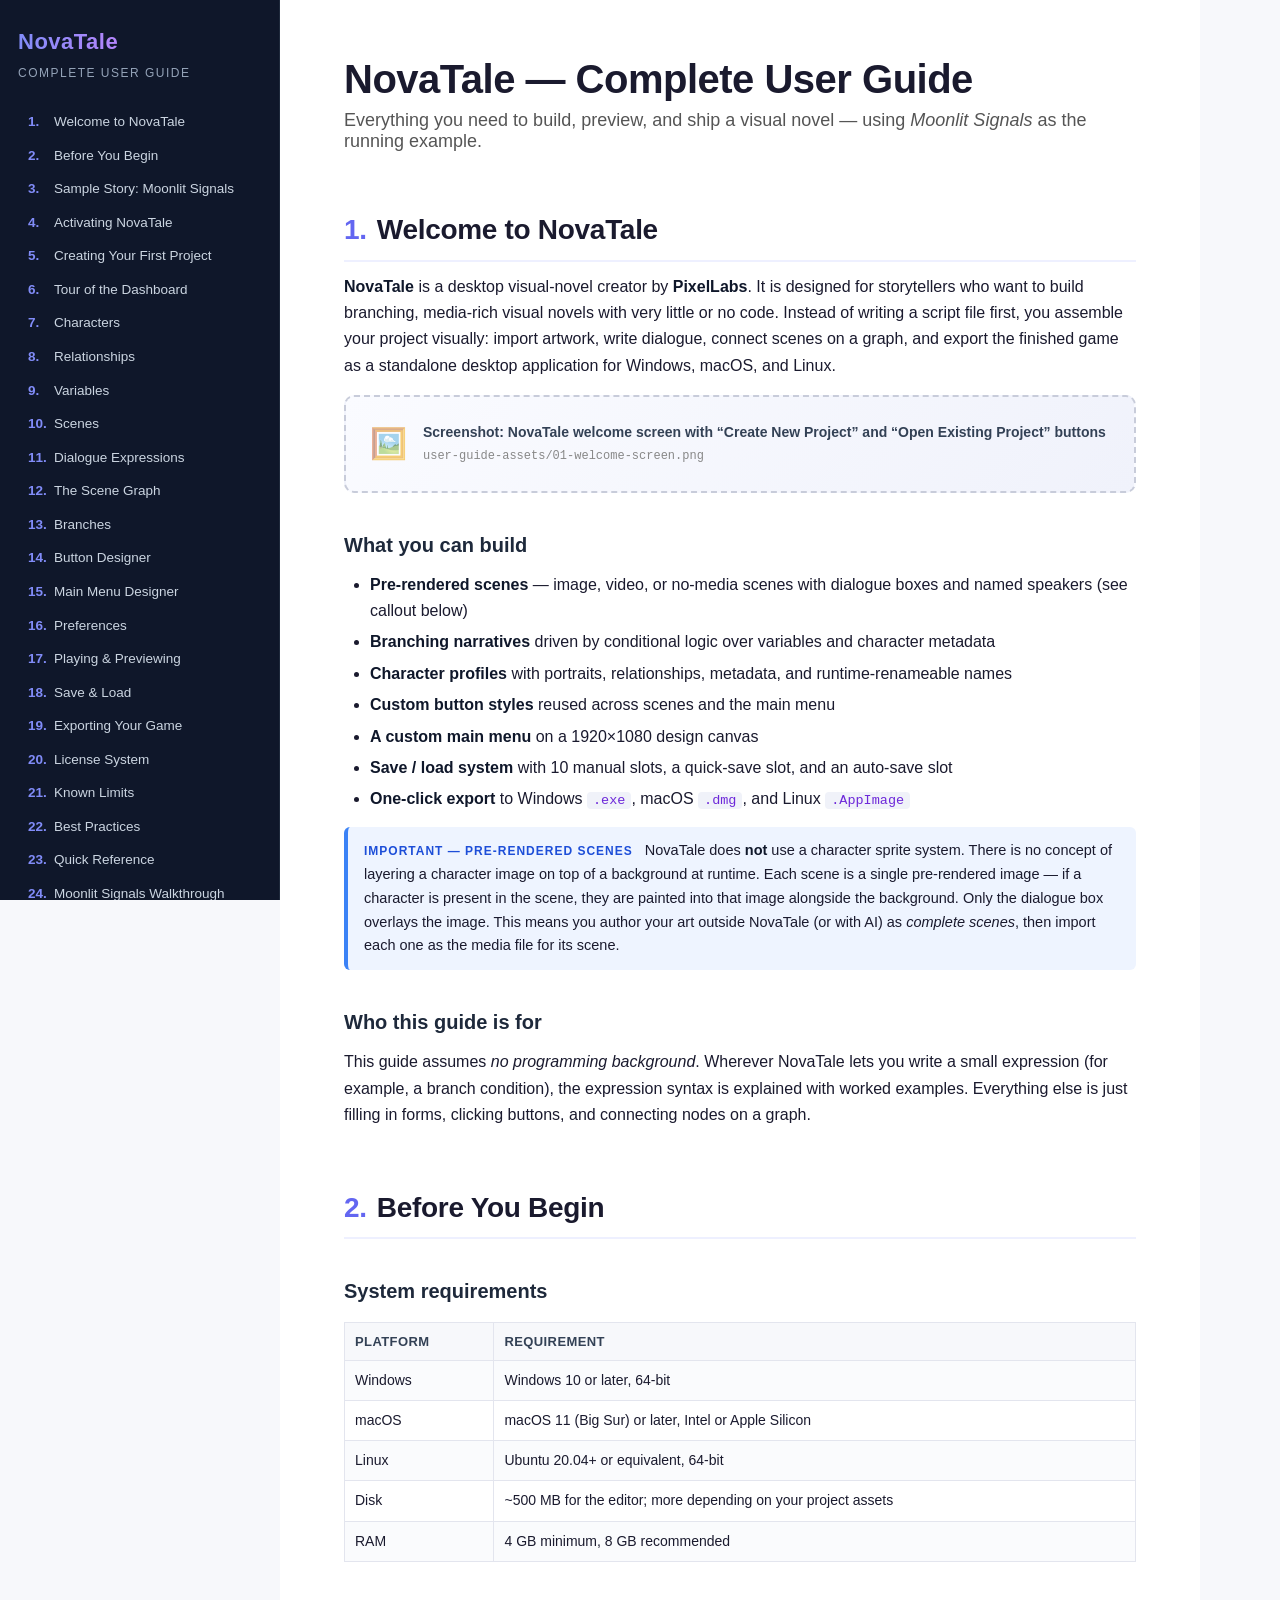
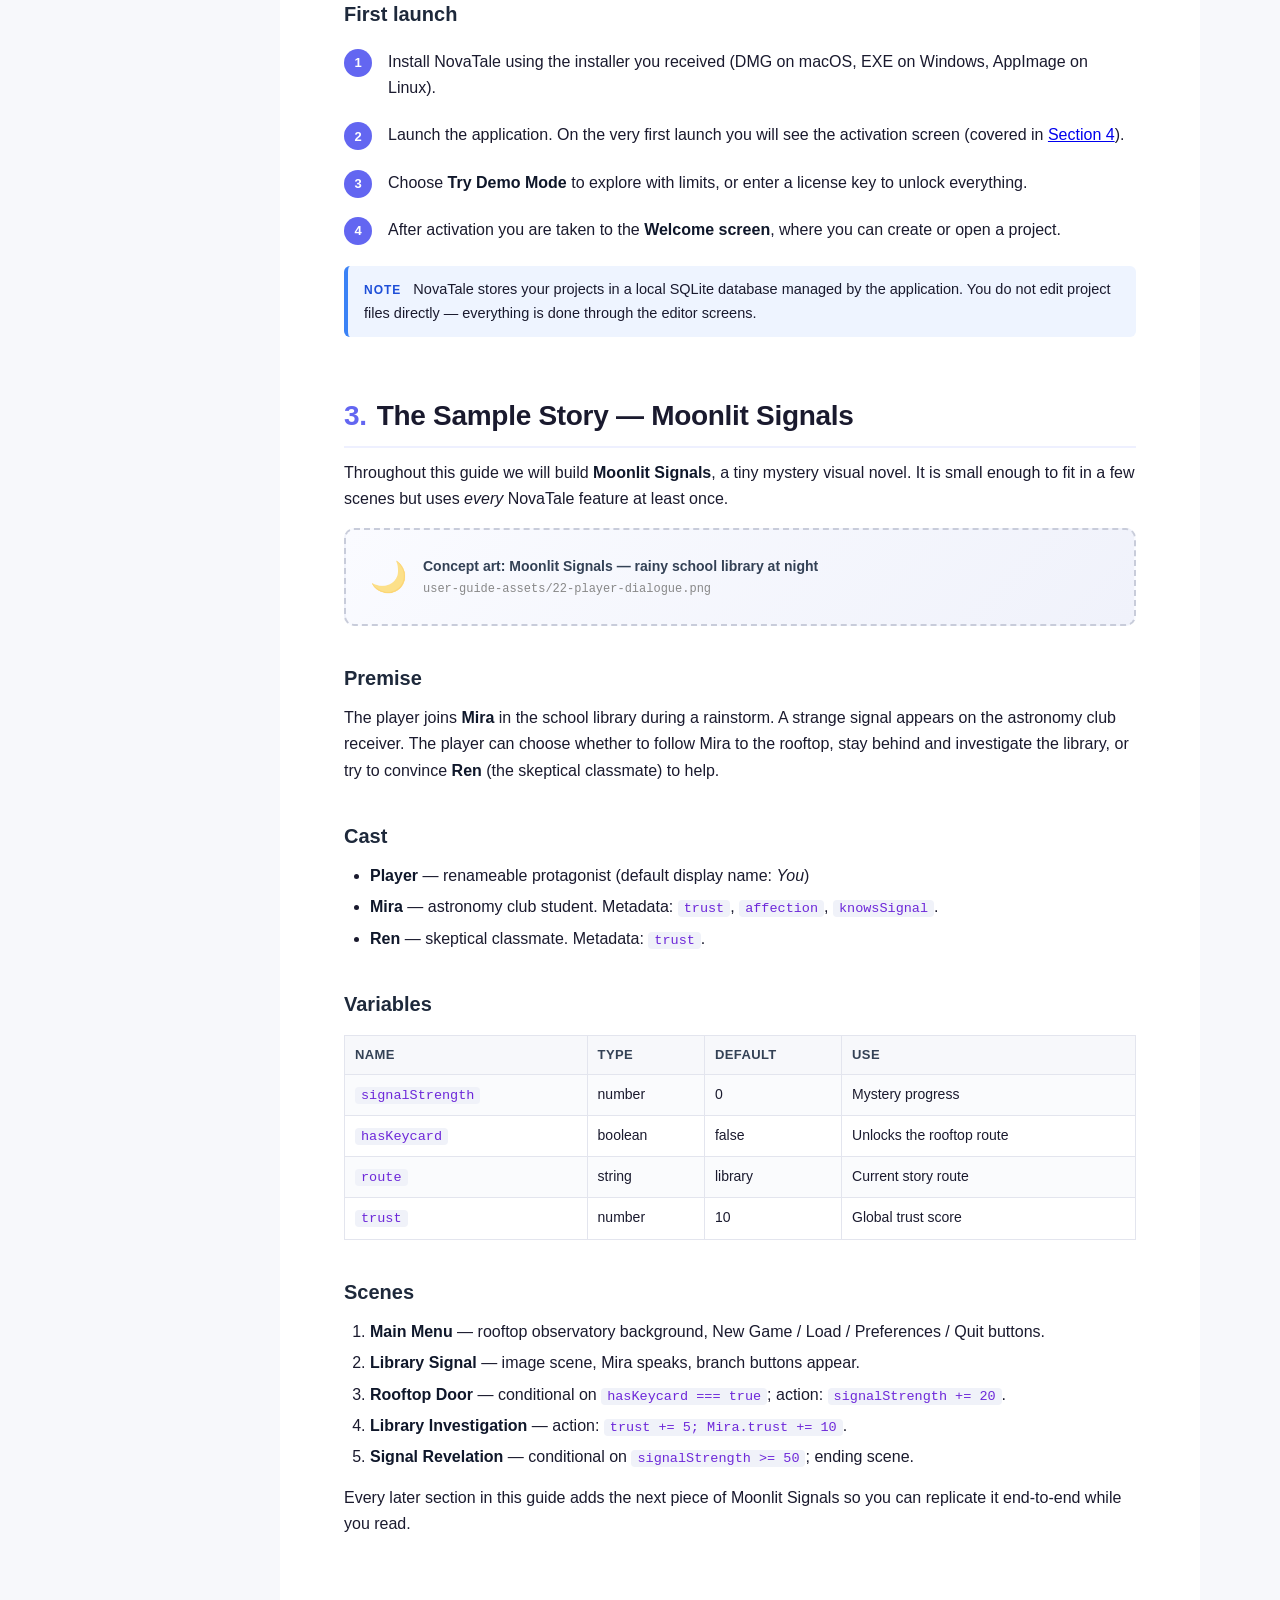
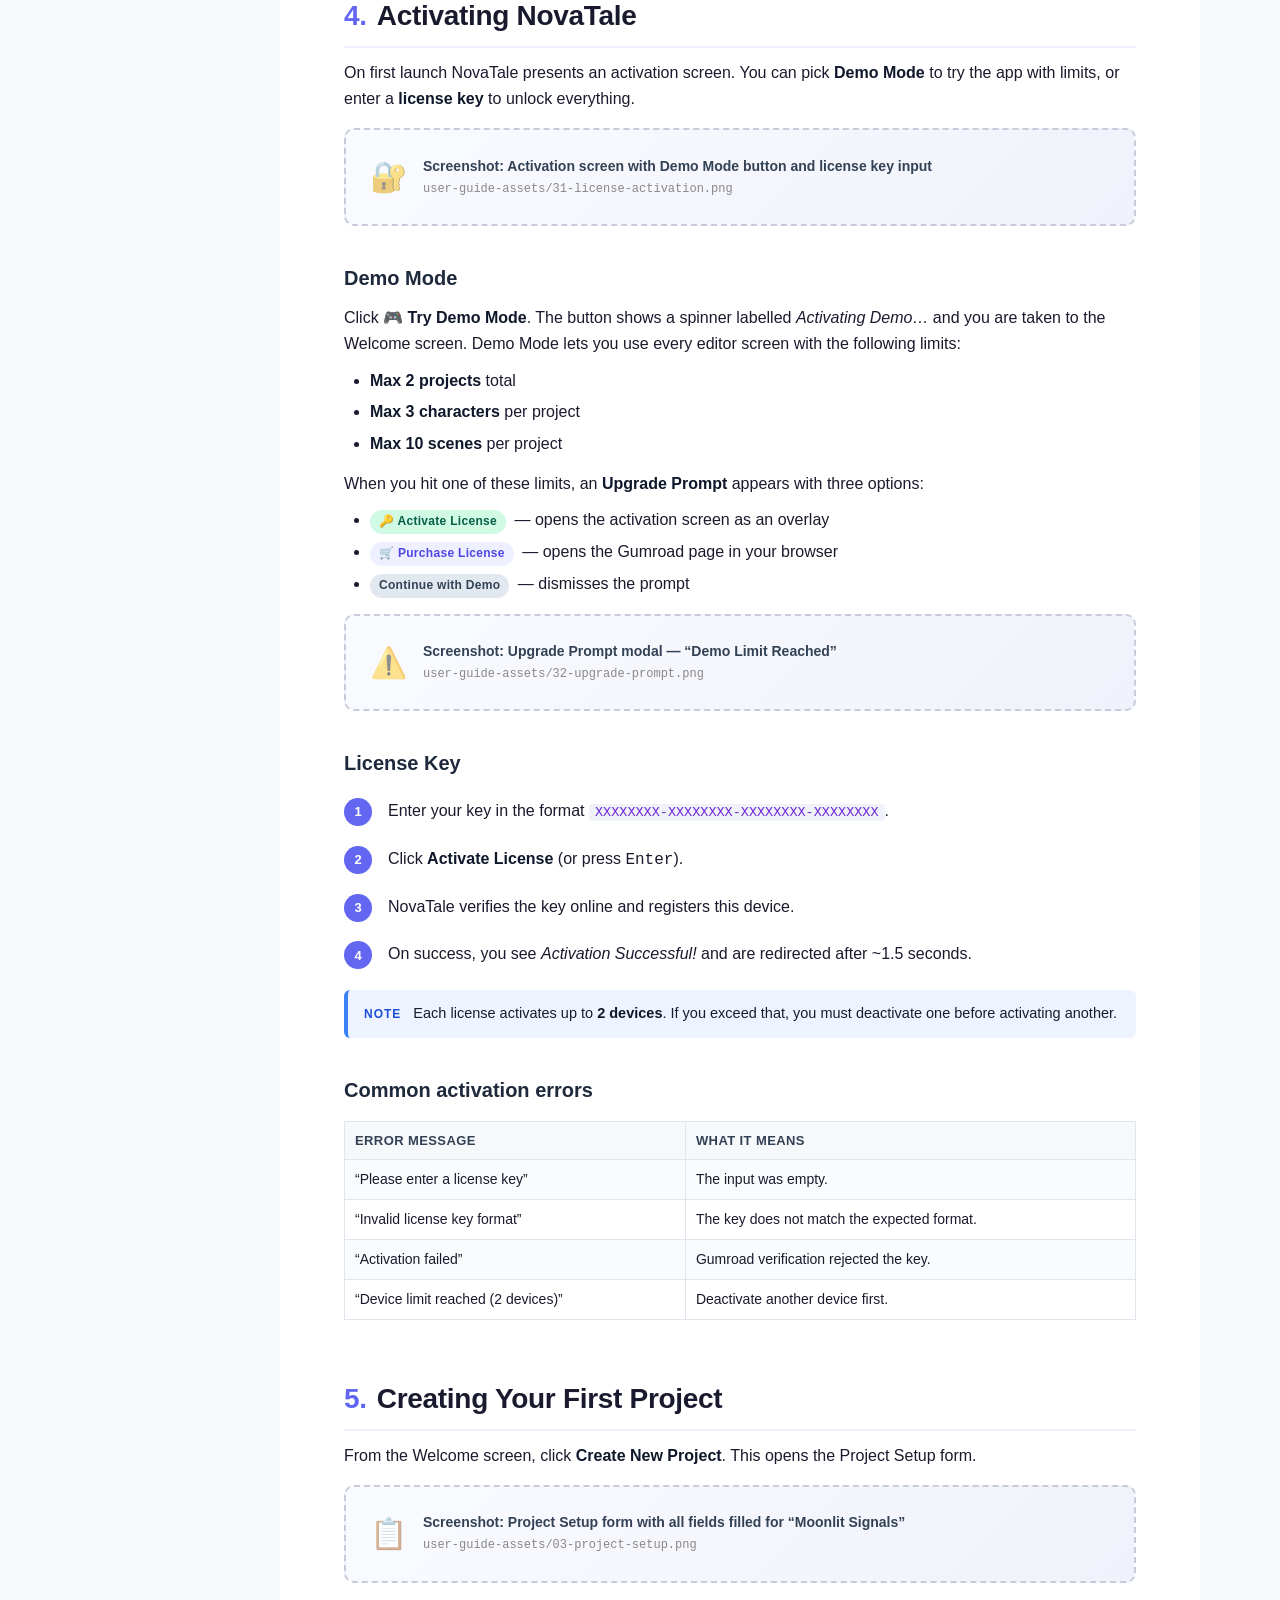
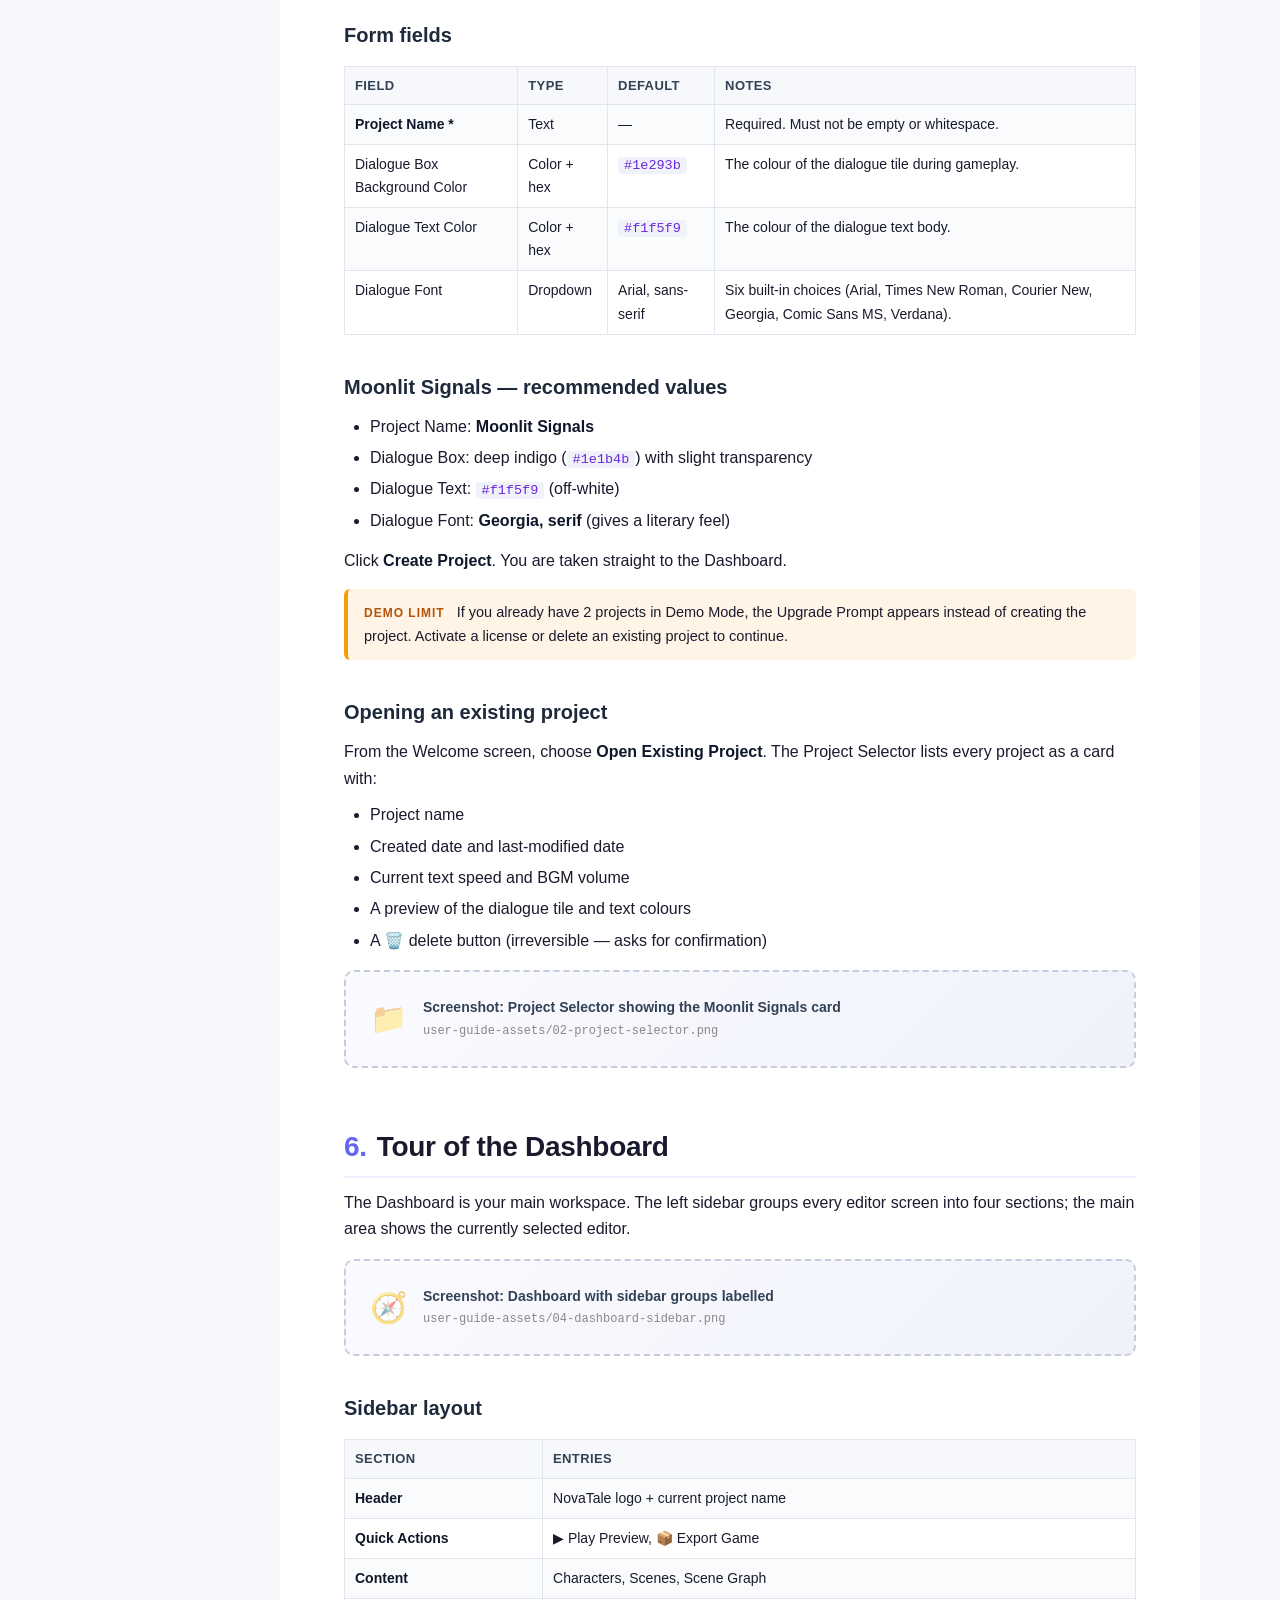
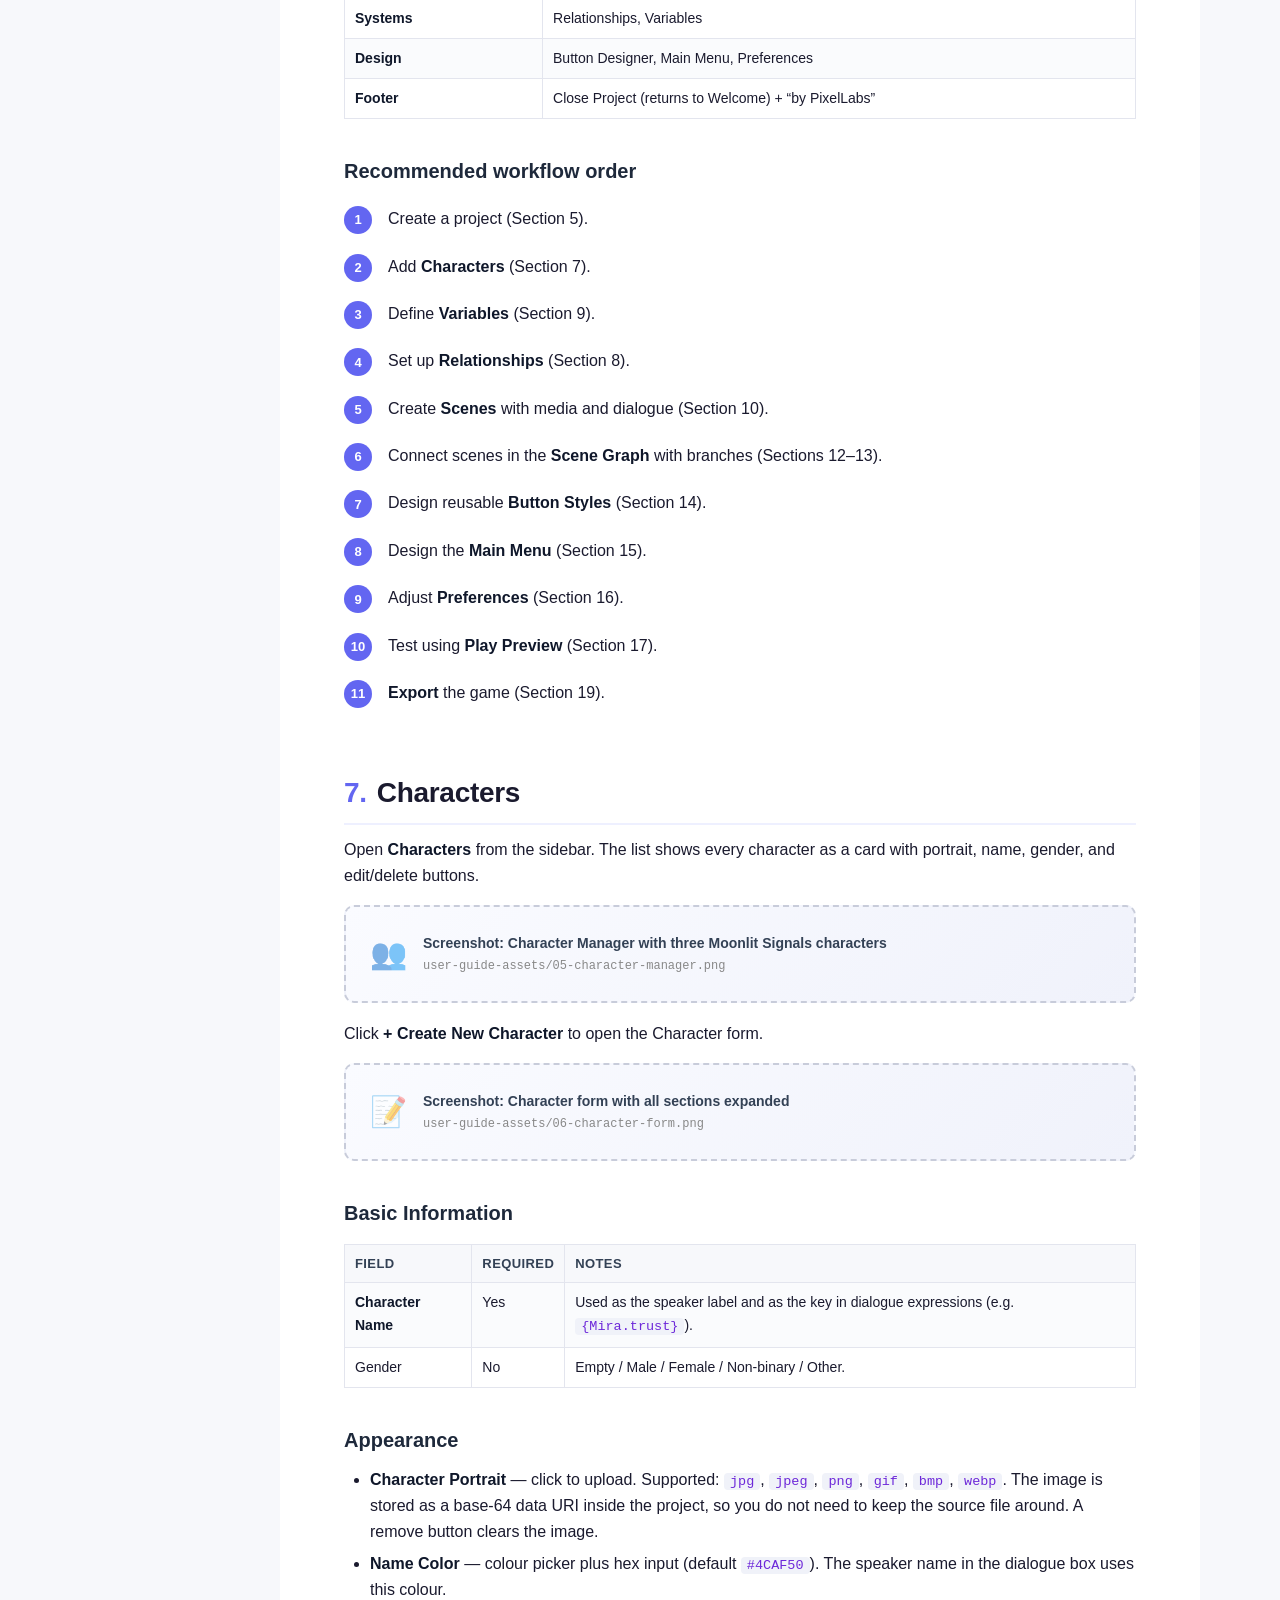
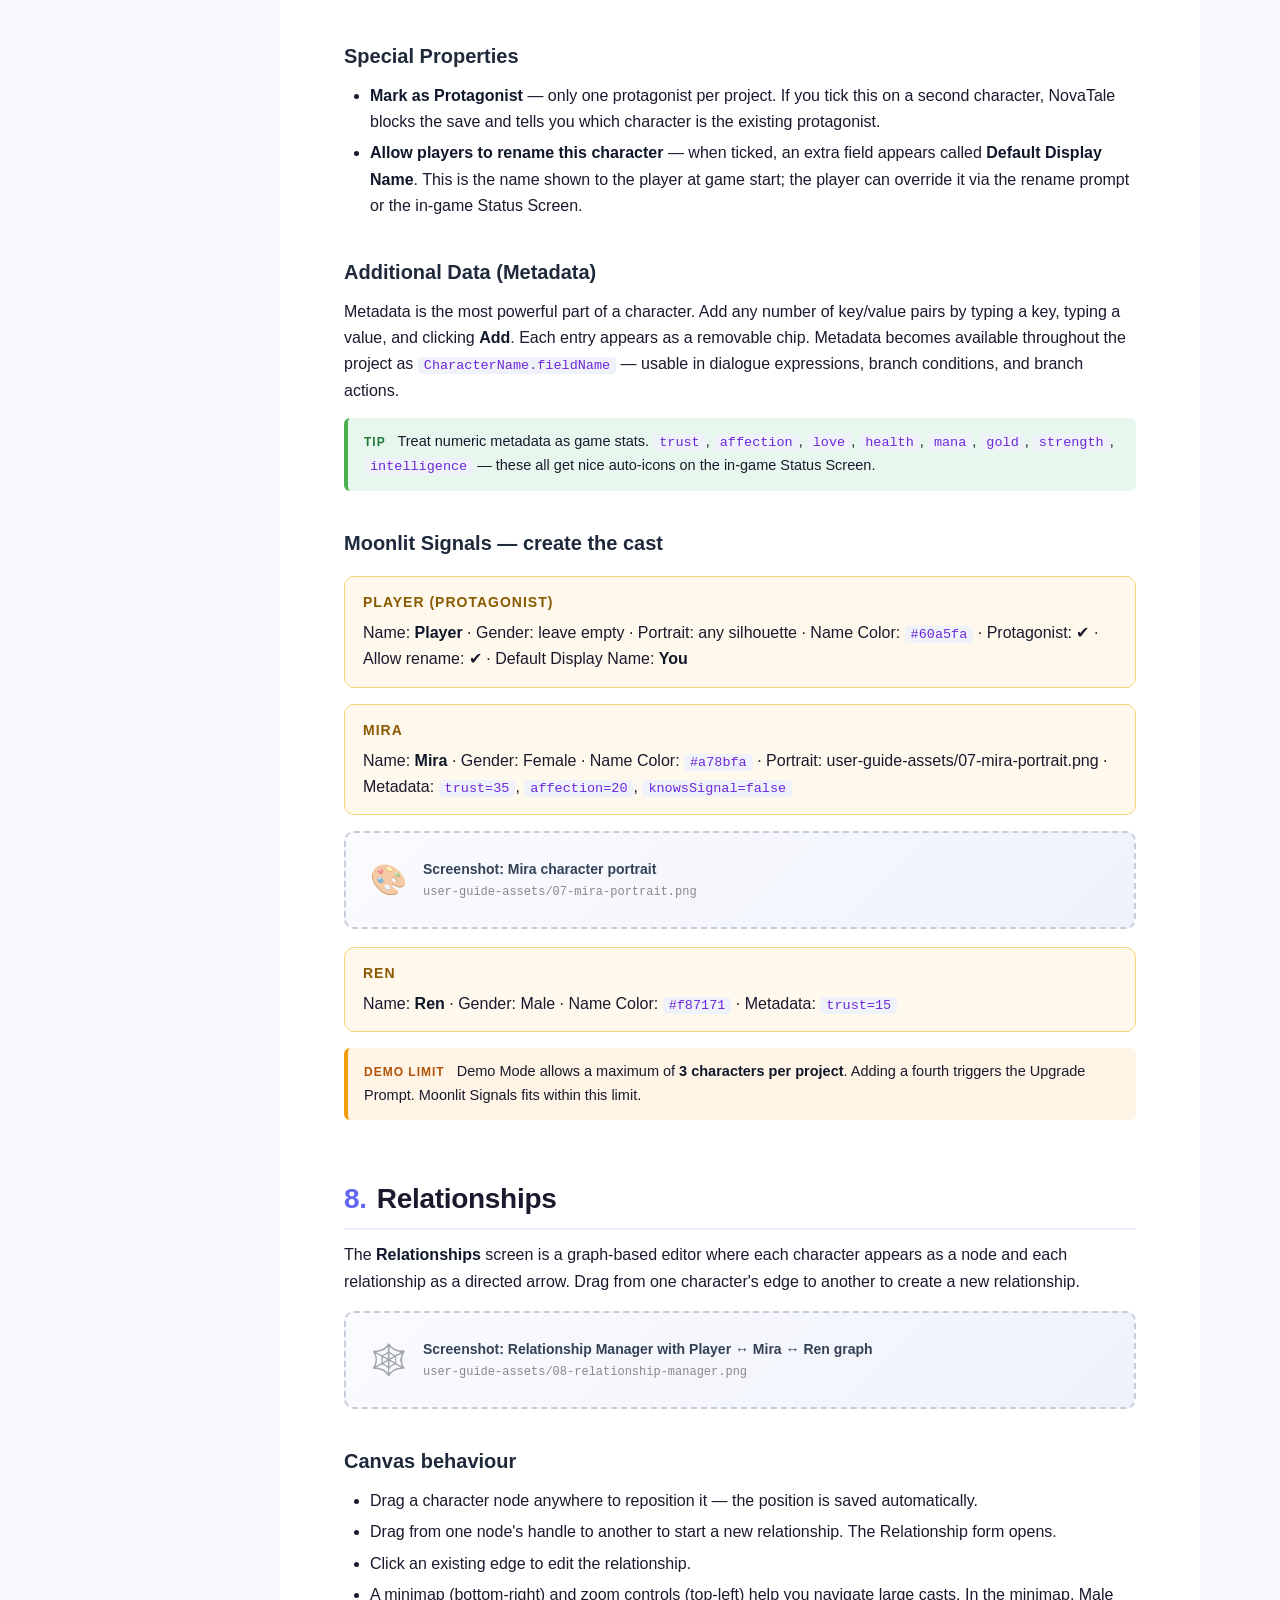
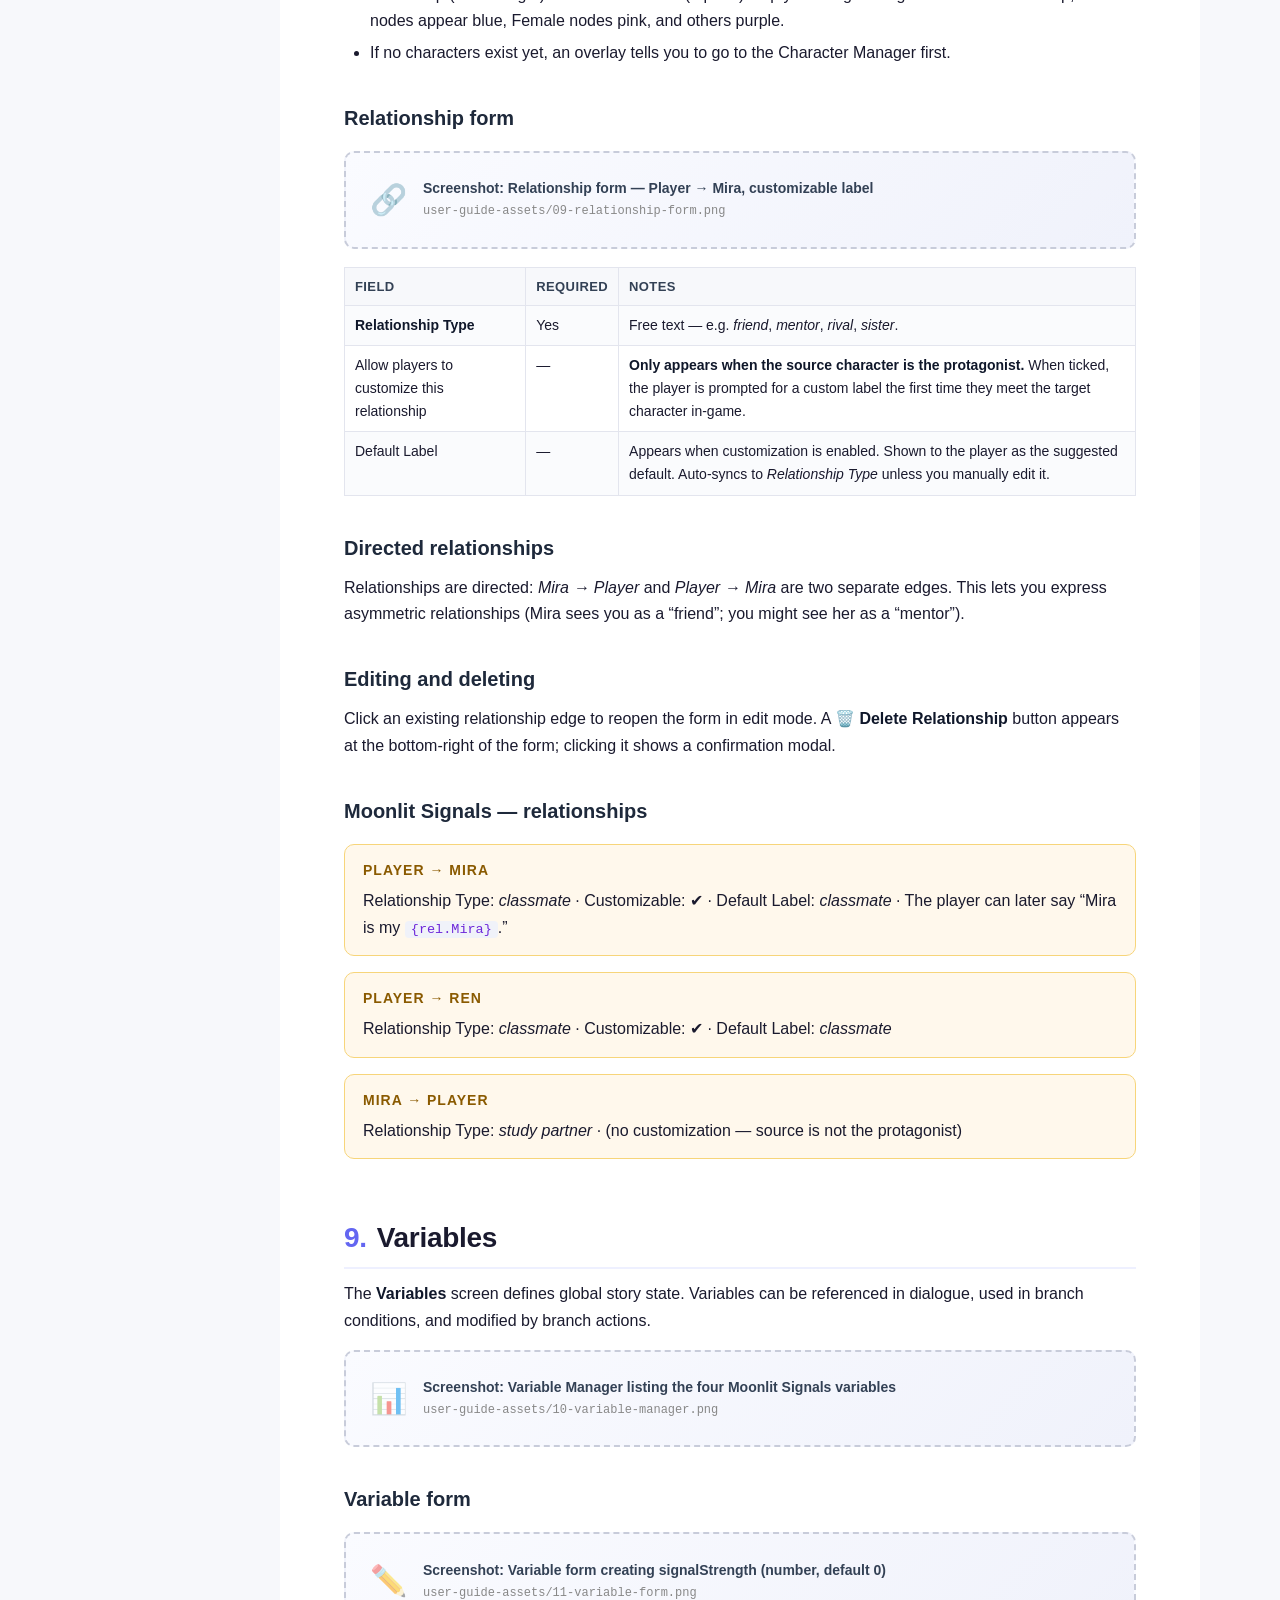
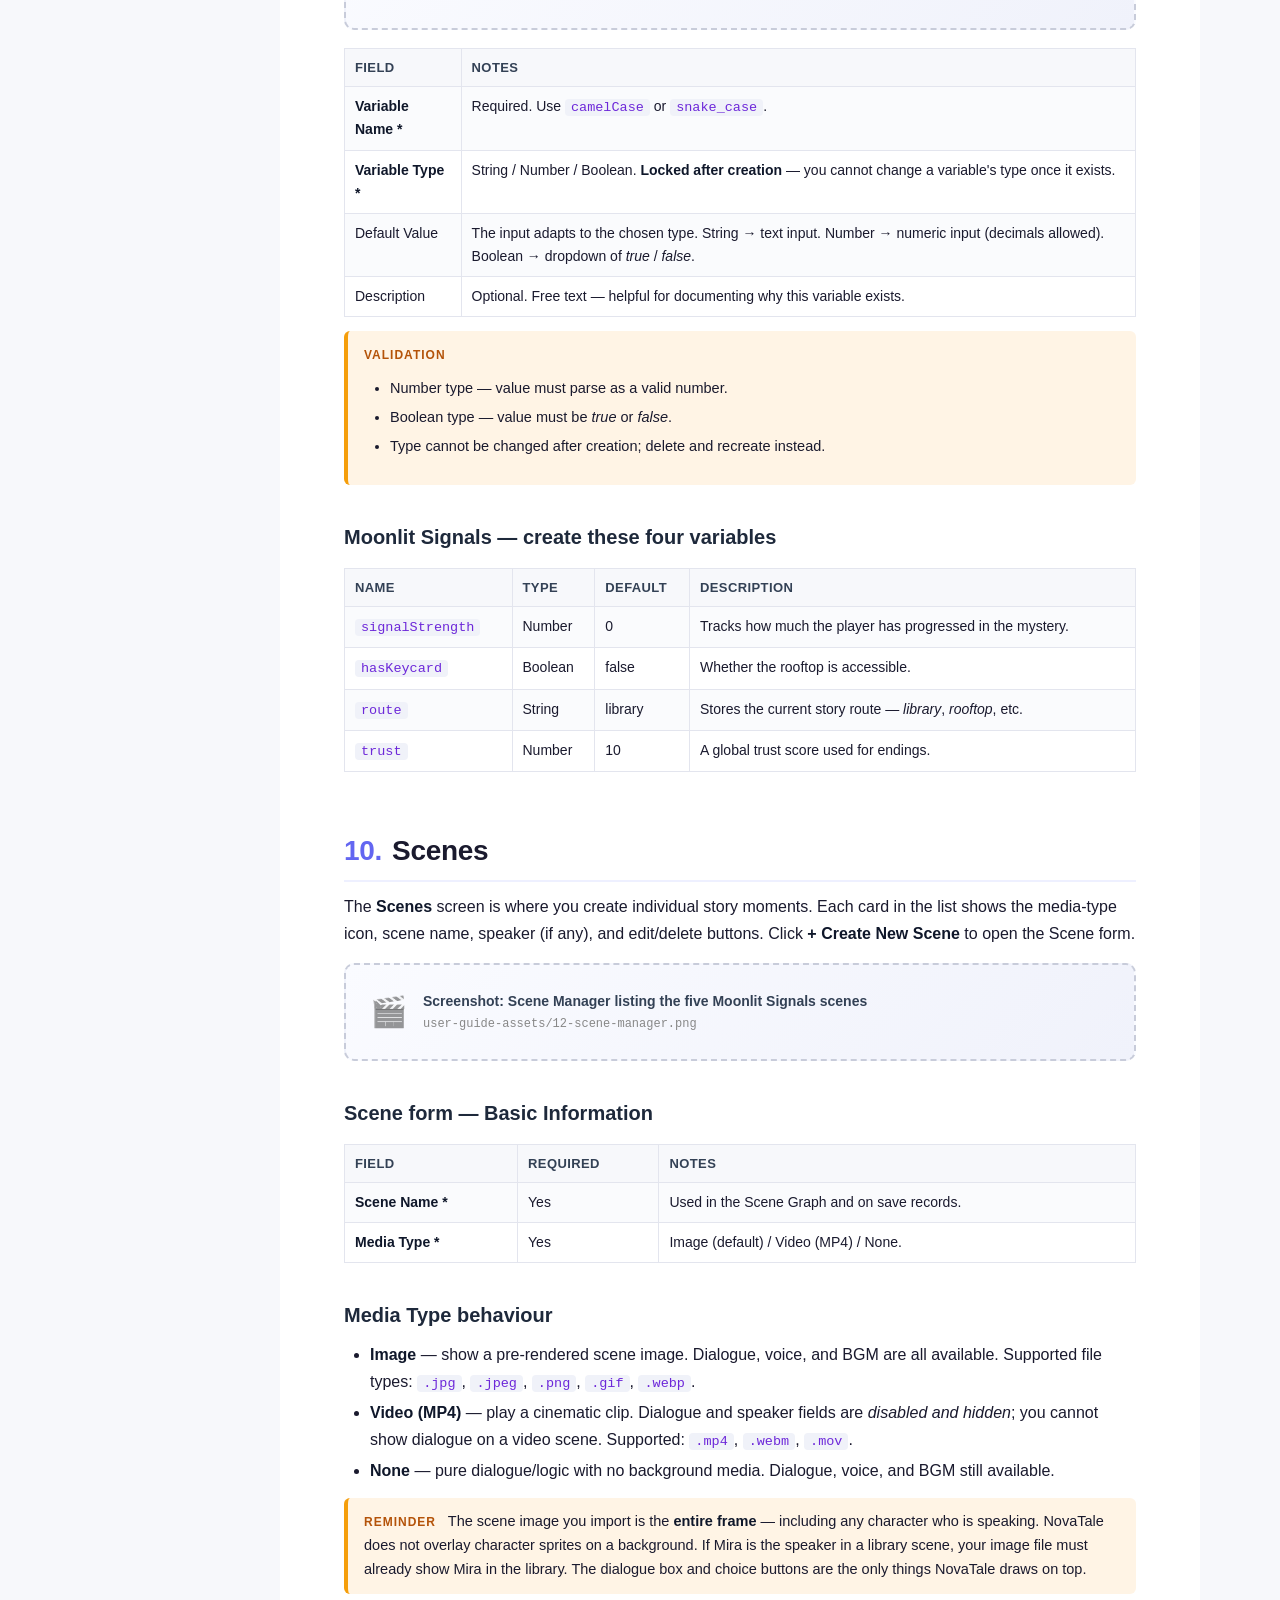
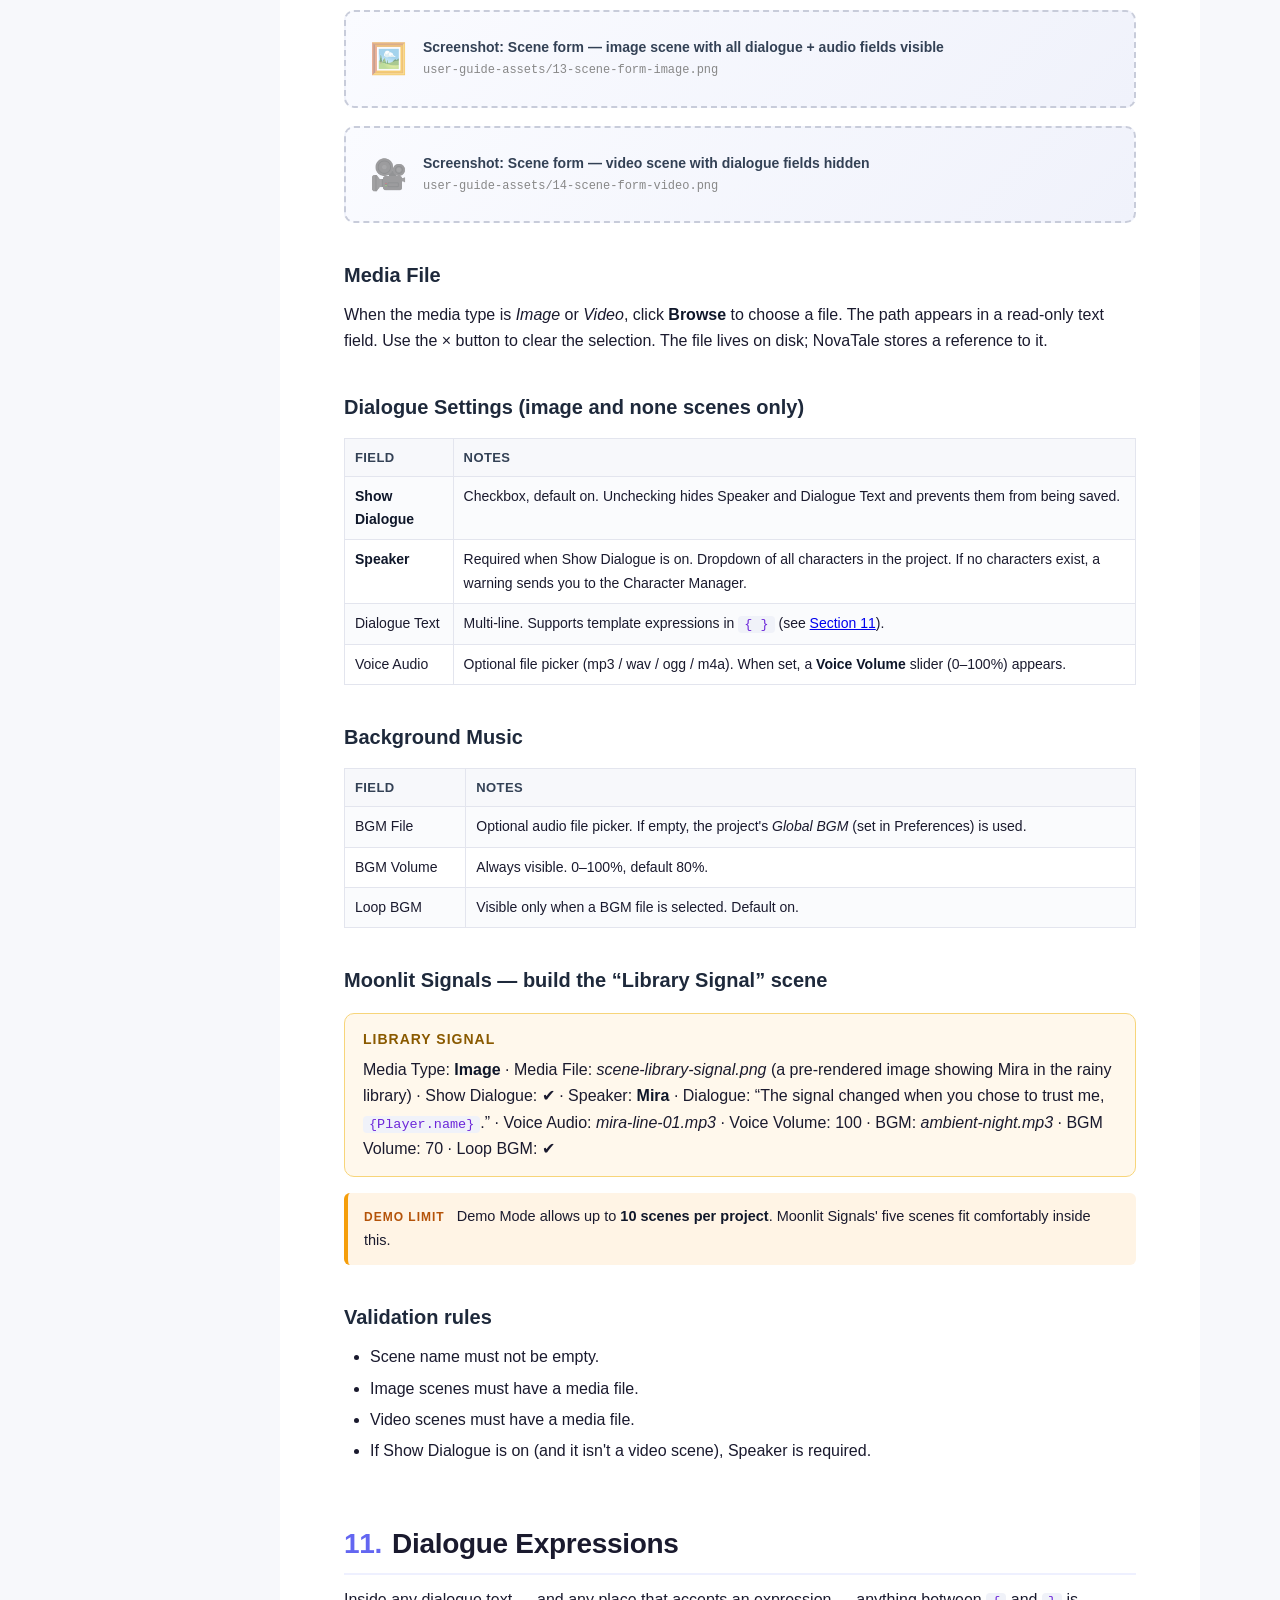
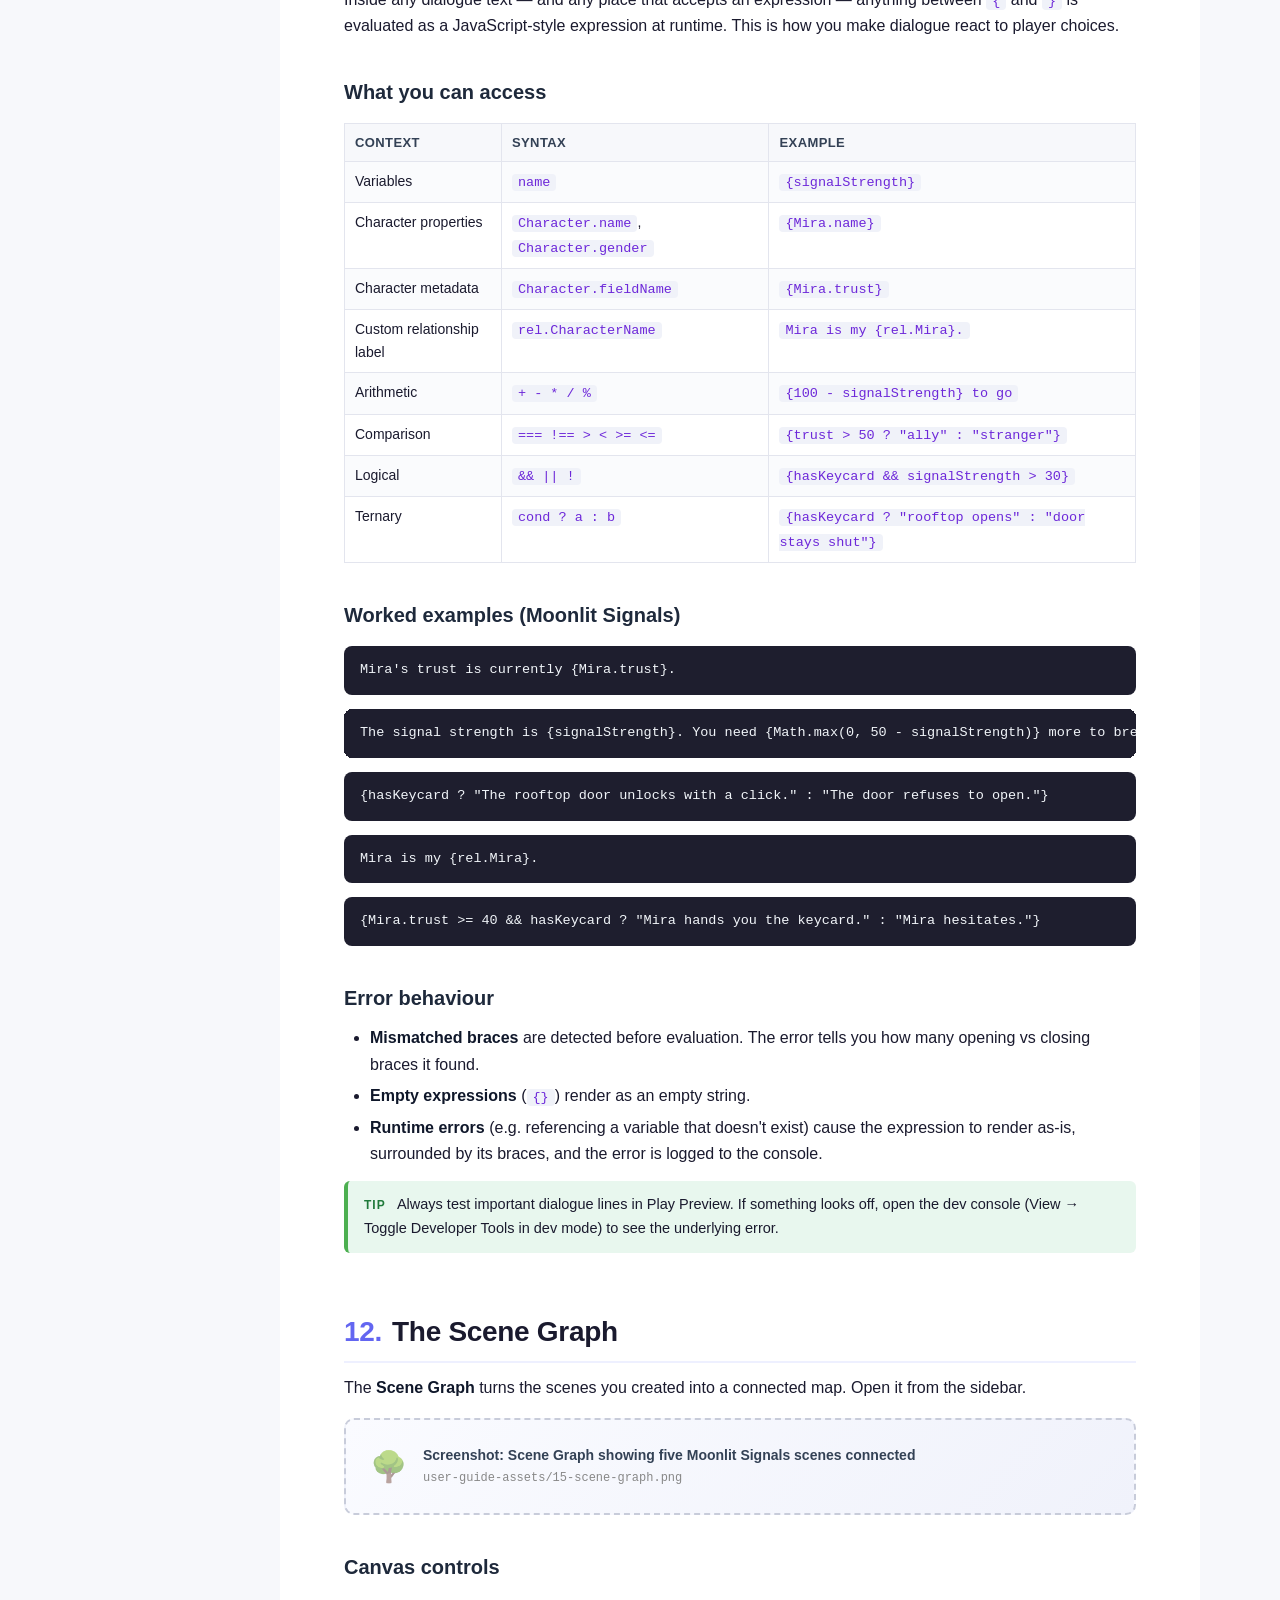
<file: user-guide.html>
<!DOCTYPE html>
<html lang="en">
<head>
<meta charset="UTF-8">
<meta name="viewport" content="width=device-width, initial-scale=1.0">
<title>NovaTale — Complete User Guide</title>
<style>
  :root {
    --bg: #ffffff;
    --bg-soft: #f7f8fb;
    --bg-code: #1e1e2e;
    --text: #1a1a2e;
    --text-soft: #555;
    --text-muted: #888;
    --accent: #6366f1;
    --accent-soft: #eef0ff;
    --accent-dark: #4f46e5;
    --border: #e3e5ee;
    --border-strong: #c8ccda;
    --tip-bg: #e8f7ee;
    --tip-border: #4caf50;
    --warn-bg: #fff4e5;
    --warn-border: #f59e0b;
    --note-bg: #eef4ff;
    --note-border: #3b82f6;
    --code-text: #f1f5f9;
    --code-key: #c084fc;
    --code-str: #fbbf24;
    --code-com: #94a3b8;
    --gold: #f59e0b;
  }
  * { box-sizing: border-box; }
  html, body {
    margin: 0;
    padding: 0;
    background: var(--bg-soft);
    color: var(--text);
    font-family: -apple-system, BlinkMacSystemFont, "Segoe UI", Roboto, "Helvetica Neue", Arial, sans-serif;
    font-size: 16px;
    line-height: 1.65;
    -webkit-font-smoothing: antialiased;
  }
  .layout {
    display: grid;
    grid-template-columns: 280px 1fr;
    min-height: 100vh;
  }
  /* ---------- Sidebar ---------- */
  aside.toc {
    position: sticky;
    top: 0;
    align-self: start;
    height: 100vh;
    overflow-y: auto;
    background: #0f172a;
    color: #e2e8f0;
    padding: 24px 18px 32px;
    border-right: 1px solid #1e293b;
  }
  aside.toc .brand {
    font-weight: 800;
    font-size: 22px;
    letter-spacing: 0.5px;
    margin-bottom: 4px;
    background: linear-gradient(90deg, #818cf8, #c084fc, #f472b6);
    -webkit-background-clip: text;
    background-clip: text;
    color: transparent;
  }
  aside.toc .tagline {
    font-size: 12px;
    color: #94a3b8;
    margin-bottom: 22px;
    text-transform: uppercase;
    letter-spacing: 1.5px;
  }
  aside.toc nav { font-size: 13.5px; }
  aside.toc nav a {
    display: block;
    color: #cbd5e1;
    text-decoration: none;
    padding: 6px 10px;
    border-radius: 6px;
    margin-bottom: 2px;
    line-height: 1.45;
    transition: background 0.15s ease, color 0.15s ease;
  }
  aside.toc nav a:hover {
    background: #1e293b;
    color: #fff;
  }
  aside.toc nav a .num {
    display: inline-block;
    width: 26px;
    color: #818cf8;
    font-variant-numeric: tabular-nums;
    font-weight: 600;
  }
  aside.toc .foot {
    margin-top: 30px;
    padding-top: 18px;
    border-top: 1px solid #1e293b;
    font-size: 11px;
    color: #64748b;
    line-height: 1.5;
  }

  /* ---------- Main ---------- */
  main {
    background: var(--bg);
    padding: 56px 64px 80px;
    max-width: 920px;
    width: 100%;
  }
  main h1 {
    font-size: 40px;
    line-height: 1.15;
    margin: 0 0 10px;
    letter-spacing: -0.5px;
  }
  main h1 .sub {
    display: block;
    font-size: 18px;
    font-weight: 400;
    color: var(--text-soft);
    margin-top: 8px;
    letter-spacing: 0;
  }
  main h2 {
    font-size: 28px;
    margin: 56px 0 12px;
    letter-spacing: -0.3px;
    padding-bottom: 6px;
    border-bottom: 2px solid var(--accent-soft);
  }
  main h2 .sec-num {
    color: var(--accent);
    font-weight: 700;
    margin-right: 10px;
  }
  main h3 {
    font-size: 20px;
    margin: 36px 0 8px;
    color: #1e293b;
  }
  main h4 {
    font-size: 16px;
    margin: 24px 0 6px;
    color: var(--text-soft);
    text-transform: uppercase;
    letter-spacing: 1px;
    font-weight: 700;
  }
  main p { margin: 10px 0; }
  main ul, main ol { margin: 10px 0 14px; padding-left: 26px; }
  main li { margin: 5px 0; }
  main strong { color: #0f172a; }
  main code {
    background: #f0f2f9;
    padding: 1px 6px;
    border-radius: 4px;
    font-family: "SF Mono", Menlo, Consolas, monospace;
    font-size: 13.5px;
    color: #6d28d9;
  }
  main pre {
    background: var(--bg-code);
    color: var(--code-text);
    padding: 14px 16px;
    border-radius: 8px;
    overflow-x: auto;
    font-family: "SF Mono", Menlo, Consolas, monospace;
    font-size: 13.5px;
    line-height: 1.55;
    margin: 14px 0;
  }
  main pre code { background: transparent; color: inherit; padding: 0; font-size: inherit; }

  /* Tables */
  table.fields {
    width: 100%;
    border-collapse: collapse;
    margin: 14px 0;
    font-size: 14px;
  }
  table.fields th, table.fields td {
    border: 1px solid var(--border);
    padding: 8px 10px;
    text-align: left;
    vertical-align: top;
  }
  table.fields th {
    background: var(--bg-soft);
    font-weight: 600;
    color: #334155;
    font-size: 13px;
    text-transform: uppercase;
    letter-spacing: 0.4px;
  }
  table.fields tr:nth-child(even) td { background: #fafbfd; }

  /* Placeholder image block */
  .placeholder {
    border: 2px dashed var(--border-strong);
    background: linear-gradient(135deg, #fafbff 0%, #f0f2fb 100%);
    border-radius: 10px;
    padding: 22px 24px;
    margin: 16px 0 18px;
    color: var(--text-soft);
    display: flex;
    align-items: center;
    gap: 16px;
  }
  .placeholder .icon {
    font-size: 30px;
    flex-shrink: 0;
    opacity: 0.55;
  }
  .placeholder .meta { flex: 1; }
  .placeholder .meta .label {
    font-weight: 600;
    color: #334155;
    font-size: 14px;
    margin-bottom: 2px;
  }
  .placeholder .meta .path {
    font-family: "SF Mono", Menlo, monospace;
    font-size: 12px;
    color: var(--text-muted);
  }

  /* Callout boxes */
  .callout {
    border-left: 4px solid;
    padding: 12px 16px;
    margin: 14px 0;
    border-radius: 6px;
    font-size: 14.5px;
  }
  .callout.tip    { background: var(--tip-bg);  border-color: var(--tip-border); }
  .callout.warn   { background: var(--warn-bg); border-color: var(--warn-border); }
  .callout.note   { background: var(--note-bg); border-color: var(--note-border); }
  .callout .tag {
    display: inline-block;
    font-weight: 700;
    text-transform: uppercase;
    font-size: 12px;
    letter-spacing: 1px;
    margin-right: 8px;
  }
  .callout.tip .tag  { color: #1f7a3a; }
  .callout.warn .tag { color: #b45309; }
  .callout.note .tag { color: #1d4ed8; }

  /* Inline step list */
  ol.steps {
    counter-reset: step;
    list-style: none;
    padding-left: 0;
  }
  ol.steps > li {
    counter-increment: step;
    padding: 8px 0 8px 44px;
    position: relative;
  }
  ol.steps > li::before {
    content: counter(step);
    position: absolute;
    left: 0;
    top: 8px;
    width: 28px;
    height: 28px;
    background: var(--accent);
    color: #fff;
    border-radius: 50%;
    font-weight: 700;
    font-size: 13px;
    display: flex;
    align-items: center;
    justify-content: center;
  }

  /* Tag pills */
  .pill {
    display: inline-block;
    padding: 2px 9px;
    border-radius: 999px;
    background: var(--accent-soft);
    color: var(--accent-dark);
    font-size: 12px;
    font-weight: 600;
    letter-spacing: 0.3px;
    margin-right: 4px;
  }
  .pill.gold   { background: #fef3c7; color: #92400e; }
  .pill.green  { background: #d1fae5; color: #065f46; }
  .pill.red    { background: #fee2e2; color: #991b1b; }
  .pill.gray   { background: #e2e8f0; color: #334155; }

  /* Example block (Moonlit Signals worked-example boxes) */
  .example {
    background: #fff8ec;
    border: 1px solid #f7d57a;
    border-radius: 10px;
    padding: 14px 18px;
    margin: 16px 0;
  }
  .example .title {
    font-weight: 700;
    color: #8a5a00;
    margin-bottom: 6px;
    font-size: 14px;
    text-transform: uppercase;
    letter-spacing: 1px;
  }

  /* Anchor offset for sticky header (none, but small visual cue) */
  section { scroll-margin-top: 16px; }

  /* Print styles */
  @media print {
    aside.toc { display: none; }
    .layout { grid-template-columns: 1fr; }
    main { padding: 24px; max-width: 100%; }
    .placeholder { page-break-inside: avoid; }
    main h2 { page-break-after: avoid; }
    pre { white-space: pre-wrap; word-break: break-word; }
  }

  /* Responsive */
  @media (max-width: 900px) {
    .layout { grid-template-columns: 1fr; }
    aside.toc { position: relative; height: auto; max-height: 360px; }
    main { padding: 32px 22px 60px; }
  }
</style>
</head>
<body>
<div class="layout">

  <aside class="toc">
    <div class="brand">NovaTale</div>
    <div class="tagline">Complete User Guide</div>
    <nav>
      <a href="#sec-1"><span class="num">1.</span>Welcome to NovaTale</a>
      <a href="#sec-2"><span class="num">2.</span>Before You Begin</a>
      <a href="#sec-3"><span class="num">3.</span>Sample Story: Moonlit Signals</a>
      <a href="#sec-4"><span class="num">4.</span>Activating NovaTale</a>
      <a href="#sec-5"><span class="num">5.</span>Creating Your First Project</a>
      <a href="#sec-6"><span class="num">6.</span>Tour of the Dashboard</a>
      <a href="#sec-7"><span class="num">7.</span>Characters</a>
      <a href="#sec-8"><span class="num">8.</span>Relationships</a>
      <a href="#sec-9"><span class="num">9.</span>Variables</a>
      <a href="#sec-10"><span class="num">10.</span>Scenes</a>
      <a href="#sec-11"><span class="num">11.</span>Dialogue Expressions</a>
      <a href="#sec-12"><span class="num">12.</span>The Scene Graph</a>
      <a href="#sec-13"><span class="num">13.</span>Branches</a>
      <a href="#sec-14"><span class="num">14.</span>Button Designer</a>
      <a href="#sec-15"><span class="num">15.</span>Main Menu Designer</a>
      <a href="#sec-16"><span class="num">16.</span>Preferences</a>
      <a href="#sec-17"><span class="num">17.</span>Playing &amp; Previewing</a>
      <a href="#sec-18"><span class="num">18.</span>Save &amp; Load</a>
      <a href="#sec-19"><span class="num">19.</span>Exporting Your Game</a>
      <a href="#sec-20"><span class="num">20.</span>License System</a>
      <a href="#sec-21"><span class="num">21.</span>Known Limits</a>
      <a href="#sec-22"><span class="num">22.</span>Best Practices</a>
      <a href="#sec-23"><span class="num">23.</span>Quick Reference</a>
      <a href="#sec-24"><span class="num">24.</span>Moonlit Signals Walkthrough</a>
    </nav>
    <div class="foot">
      NovaTale by PixelLabs.<br>
      This guide covers every screen, field, and feature of the application.<br>
      Replace placeholder boxes with screenshots from <code>user-guide-assets/</code>.
    </div>
  </aside>

  <main>

    <h1>NovaTale — Complete User Guide
      <span class="sub">Everything you need to build, preview, and ship a visual novel — using <em>Moonlit Signals</em> as the running example.</span>
    </h1>

    <!-- ============ 1 ============ -->
    <section id="sec-1">
      <h2><span class="sec-num">1.</span>Welcome to NovaTale</h2>
      <p><strong>NovaTale</strong> is a desktop visual-novel creator by <strong>PixelLabs</strong>. It is designed for storytellers who want to build branching, media-rich visual novels with very little or no code. Instead of writing a script file first, you assemble your project visually: import artwork, write dialogue, connect scenes on a graph, and export the finished game as a standalone desktop application for Windows, macOS, and Linux.</p>

      <div class="placeholder">
        <div class="icon">🖼️</div>
        <div class="meta">
          <div class="label">Screenshot: NovaTale welcome screen with “Create New Project” and “Open Existing Project” buttons</div>
          <div class="path">user-guide-assets/01-welcome-screen.png</div>
        </div>
      </div>

      <h3>What you can build</h3>
      <ul>
        <li><strong>Pre-rendered scenes</strong> — image, video, or no-media scenes with dialogue boxes and named speakers (see callout below)</li>
        <li><strong>Branching narratives</strong> driven by conditional logic over variables and character metadata</li>
        <li><strong>Character profiles</strong> with portraits, relationships, metadata, and runtime-renameable names</li>
        <li><strong>Custom button styles</strong> reused across scenes and the main menu</li>
        <li><strong>A custom main menu</strong> on a 1920×1080 design canvas</li>
        <li><strong>Save / load system</strong> with 10 manual slots, a quick-save slot, and an auto-save slot</li>
        <li><strong>One-click export</strong> to Windows <code>.exe</code>, macOS <code>.dmg</code>, and Linux <code>.AppImage</code></li>
      </ul>

      <div class="callout note">
        <span class="tag">Important — pre-rendered scenes</span>
        NovaTale does <strong>not</strong> use a character sprite system. There is no concept of layering a character image on top of a background at runtime. Each scene is a single pre-rendered image — if a character is present in the scene, they are painted into that image alongside the background. Only the dialogue box overlays the image. This means you author your art outside NovaTale (or with AI) as <em>complete scenes</em>, then import each one as the media file for its scene.
      </div>

      <h3>Who this guide is for</h3>
      <p>This guide assumes <em>no programming background</em>. Wherever NovaTale lets you write a small expression (for example, a branch condition), the expression syntax is explained with worked examples. Everything else is just filling in forms, clicking buttons, and connecting nodes on a graph.</p>
    </section>

    <!-- ============ 2 ============ -->
    <section id="sec-2">
      <h2><span class="sec-num">2.</span>Before You Begin</h2>

      <h3>System requirements</h3>
      <table class="fields">
        <tr><th>Platform</th><th>Requirement</th></tr>
        <tr><td>Windows</td><td>Windows 10 or later, 64-bit</td></tr>
        <tr><td>macOS</td><td>macOS 11 (Big Sur) or later, Intel or Apple Silicon</td></tr>
        <tr><td>Linux</td><td>Ubuntu 20.04+ or equivalent, 64-bit</td></tr>
        <tr><td>Disk</td><td>~500 MB for the editor; more depending on your project assets</td></tr>
        <tr><td>RAM</td><td>4 GB minimum, 8 GB recommended</td></tr>
      </table>

      <h3>First launch</h3>
      <ol class="steps">
        <li>Install NovaTale using the installer you received (DMG on macOS, EXE on Windows, AppImage on Linux).</li>
        <li>Launch the application. On the very first launch you will see the activation screen (covered in <a href="#sec-4">Section 4</a>).</li>
        <li>Choose <strong>Try Demo Mode</strong> to explore with limits, or enter a license key to unlock everything.</li>
        <li>After activation you are taken to the <strong>Welcome screen</strong>, where you can create or open a project.</li>
      </ol>

      <div class="callout note">
        <span class="tag">Note</span>
        NovaTale stores your projects in a local SQLite database managed by the application. You do not edit project files directly — everything is done through the editor screens.
      </div>
    </section>

    <!-- ============ 3 ============ -->
    <section id="sec-3">
      <h2><span class="sec-num">3.</span>The Sample Story — Moonlit Signals</h2>
      <p>Throughout this guide we will build <strong>Moonlit Signals</strong>, a tiny mystery visual novel. It is small enough to fit in a few scenes but uses <em>every</em> NovaTale feature at least once.</p>

      <div class="placeholder">
        <div class="icon">🌙</div>
        <div class="meta">
          <div class="label">Concept art: Moonlit Signals — rainy school library at night</div>
          <div class="path">user-guide-assets/22-player-dialogue.png</div>
        </div>
      </div>

      <h3>Premise</h3>
      <p>The player joins <strong>Mira</strong> in the school library during a rainstorm. A strange signal appears on the astronomy club receiver. The player can choose whether to follow Mira to the rooftop, stay behind and investigate the library, or try to convince <strong>Ren</strong> (the skeptical classmate) to help.</p>

      <h3>Cast</h3>
      <ul>
        <li><strong>Player</strong> — renameable protagonist (default display name: <em>You</em>)</li>
        <li><strong>Mira</strong> — astronomy club student. Metadata: <code>trust</code>, <code>affection</code>, <code>knowsSignal</code>.</li>
        <li><strong>Ren</strong> — skeptical classmate. Metadata: <code>trust</code>.</li>
      </ul>

      <h3>Variables</h3>
      <table class="fields">
        <tr><th>Name</th><th>Type</th><th>Default</th><th>Use</th></tr>
        <tr><td><code>signalStrength</code></td><td>number</td><td>0</td><td>Mystery progress</td></tr>
        <tr><td><code>hasKeycard</code></td><td>boolean</td><td>false</td><td>Unlocks the rooftop route</td></tr>
        <tr><td><code>route</code></td><td>string</td><td>library</td><td>Current story route</td></tr>
        <tr><td><code>trust</code></td><td>number</td><td>10</td><td>Global trust score</td></tr>
      </table>

      <h3>Scenes</h3>
      <ol>
        <li><strong>Main Menu</strong> — rooftop observatory background, New Game / Load / Preferences / Quit buttons.</li>
        <li><strong>Library Signal</strong> — image scene, Mira speaks, branch buttons appear.</li>
        <li><strong>Rooftop Door</strong> — conditional on <code>hasKeycard === true</code>; action: <code>signalStrength += 20</code>.</li>
        <li><strong>Library Investigation</strong> — action: <code>trust += 5; Mira.trust += 10</code>.</li>
        <li><strong>Signal Revelation</strong> — conditional on <code>signalStrength &gt;= 50</code>; ending scene.</li>
      </ol>

      <p>Every later section in this guide adds the next piece of Moonlit Signals so you can replicate it end-to-end while you read.</p>
    </section>

    <!-- ============ 4 ============ -->
    <section id="sec-4">
      <h2><span class="sec-num">4.</span>Activating NovaTale</h2>
      <p>On first launch NovaTale presents an activation screen. You can pick <strong>Demo Mode</strong> to try the app with limits, or enter a <strong>license key</strong> to unlock everything.</p>

      <div class="placeholder">
        <div class="icon">🔐</div>
        <div class="meta">
          <div class="label">Screenshot: Activation screen with Demo Mode button and license key input</div>
          <div class="path">user-guide-assets/31-license-activation.png</div>
        </div>
      </div>

      <h3>Demo Mode</h3>
      <p>Click <strong>🎮 Try Demo Mode</strong>. The button shows a spinner labelled <em>Activating Demo…</em> and you are taken to the Welcome screen. Demo Mode lets you use every editor screen with the following limits:</p>
      <ul>
        <li><strong>Max 2 projects</strong> total</li>
        <li><strong>Max 3 characters</strong> per project</li>
        <li><strong>Max 10 scenes</strong> per project</li>
      </ul>
      <p>When you hit one of these limits, an <strong>Upgrade Prompt</strong> appears with three options:</p>
      <ul>
        <li><span class="pill green">🔑 Activate License</span> — opens the activation screen as an overlay</li>
        <li><span class="pill">🛒 Purchase License</span> — opens the Gumroad page in your browser</li>
        <li><span class="pill gray">Continue with Demo</span> — dismisses the prompt</li>
      </ul>

      <div class="placeholder">
        <div class="icon">⚠️</div>
        <div class="meta">
          <div class="label">Screenshot: Upgrade Prompt modal — “Demo Limit Reached”</div>
          <div class="path">user-guide-assets/32-upgrade-prompt.png</div>
        </div>
      </div>

      <h3>License Key</h3>
      <ol class="steps">
        <li>Enter your key in the format <code>XXXXXXXX-XXXXXXXX-XXXXXXXX-XXXXXXXX</code>.</li>
        <li>Click <strong>Activate License</strong> (or press <kbd>Enter</kbd>).</li>
        <li>NovaTale verifies the key online and registers this device.</li>
        <li>On success, you see <em>Activation Successful!</em> and are redirected after ~1.5 seconds.</li>
      </ol>

      <div class="callout note">
        <span class="tag">Note</span>
        Each license activates up to <strong>2 devices</strong>. If you exceed that, you must deactivate one before activating another.
      </div>

      <h3>Common activation errors</h3>
      <table class="fields">
        <tr><th>Error message</th><th>What it means</th></tr>
        <tr><td>“Please enter a license key”</td><td>The input was empty.</td></tr>
        <tr><td>“Invalid license key format”</td><td>The key does not match the expected format.</td></tr>
        <tr><td>“Activation failed”</td><td>Gumroad verification rejected the key.</td></tr>
        <tr><td>“Device limit reached (2 devices)”</td><td>Deactivate another device first.</td></tr>
      </table>
    </section>

    <!-- ============ 5 ============ -->
    <section id="sec-5">
      <h2><span class="sec-num">5.</span>Creating Your First Project</h2>
      <p>From the Welcome screen, click <strong>Create New Project</strong>. This opens the Project Setup form.</p>

      <div class="placeholder">
        <div class="icon">📋</div>
        <div class="meta">
          <div class="label">Screenshot: Project Setup form with all fields filled for “Moonlit Signals”</div>
          <div class="path">user-guide-assets/03-project-setup.png</div>
        </div>
      </div>

      <h3>Form fields</h3>
      <table class="fields">
        <tr><th>Field</th><th>Type</th><th>Default</th><th>Notes</th></tr>
        <tr><td><strong>Project Name *</strong></td><td>Text</td><td>—</td><td>Required. Must not be empty or whitespace.</td></tr>
        <tr><td>Dialogue Box Background Color</td><td>Color + hex</td><td><code>#1e293b</code></td><td>The colour of the dialogue tile during gameplay.</td></tr>
        <tr><td>Dialogue Text Color</td><td>Color + hex</td><td><code>#f1f5f9</code></td><td>The colour of the dialogue text body.</td></tr>
        <tr><td>Dialogue Font</td><td>Dropdown</td><td>Arial, sans-serif</td><td>Six built-in choices (Arial, Times New Roman, Courier New, Georgia, Comic Sans MS, Verdana).</td></tr>
      </table>

      <h3>Moonlit Signals — recommended values</h3>
      <ul>
        <li>Project Name: <strong>Moonlit Signals</strong></li>
        <li>Dialogue Box: deep indigo (<code>#1e1b4b</code>) with slight transparency</li>
        <li>Dialogue Text: <code>#f1f5f9</code> (off-white)</li>
        <li>Dialogue Font: <strong>Georgia, serif</strong> (gives a literary feel)</li>
      </ul>

      <p>Click <strong>Create Project</strong>. You are taken straight to the Dashboard.</p>

      <div class="callout warn">
        <span class="tag">Demo limit</span>
        If you already have 2 projects in Demo Mode, the Upgrade Prompt appears instead of creating the project. Activate a license or delete an existing project to continue.
      </div>

      <h3>Opening an existing project</h3>
      <p>From the Welcome screen, choose <strong>Open Existing Project</strong>. The Project Selector lists every project as a card with:</p>
      <ul>
        <li>Project name</li>
        <li>Created date and last-modified date</li>
        <li>Current text speed and BGM volume</li>
        <li>A preview of the dialogue tile and text colours</li>
        <li>A 🗑️ delete button (irreversible — asks for confirmation)</li>
      </ul>

      <div class="placeholder">
        <div class="icon">📁</div>
        <div class="meta">
          <div class="label">Screenshot: Project Selector showing the Moonlit Signals card</div>
          <div class="path">user-guide-assets/02-project-selector.png</div>
        </div>
      </div>
    </section>

    <!-- ============ 6 ============ -->
    <section id="sec-6">
      <h2><span class="sec-num">6.</span>Tour of the Dashboard</h2>
      <p>The Dashboard is your main workspace. The left sidebar groups every editor screen into four sections; the main area shows the currently selected editor.</p>

      <div class="placeholder">
        <div class="icon">🧭</div>
        <div class="meta">
          <div class="label">Screenshot: Dashboard with sidebar groups labelled</div>
          <div class="path">user-guide-assets/04-dashboard-sidebar.png</div>
        </div>
      </div>

      <h3>Sidebar layout</h3>
      <table class="fields">
        <tr><th>Section</th><th>Entries</th></tr>
        <tr><td><strong>Header</strong></td><td>NovaTale logo + current project name</td></tr>
        <tr><td><strong>Quick Actions</strong></td><td>▶ Play Preview, 📦 Export Game</td></tr>
        <tr><td><strong>Content</strong></td><td>Characters, Scenes, Scene Graph</td></tr>
        <tr><td><strong>Systems</strong></td><td>Relationships, Variables</td></tr>
        <tr><td><strong>Design</strong></td><td>Button Designer, Main Menu, Preferences</td></tr>
        <tr><td><strong>Footer</strong></td><td>Close Project (returns to Welcome) + “by PixelLabs”</td></tr>
      </table>

      <h3>Recommended workflow order</h3>
      <ol class="steps">
        <li>Create a project (Section 5).</li>
        <li>Add <strong>Characters</strong> (Section 7).</li>
        <li>Define <strong>Variables</strong> (Section 9).</li>
        <li>Set up <strong>Relationships</strong> (Section 8).</li>
        <li>Create <strong>Scenes</strong> with media and dialogue (Section 10).</li>
        <li>Connect scenes in the <strong>Scene Graph</strong> with branches (Sections 12–13).</li>
        <li>Design reusable <strong>Button Styles</strong> (Section 14).</li>
        <li>Design the <strong>Main Menu</strong> (Section 15).</li>
        <li>Adjust <strong>Preferences</strong> (Section 16).</li>
        <li>Test using <strong>Play Preview</strong> (Section 17).</li>
        <li><strong>Export</strong> the game (Section 19).</li>
      </ol>
    </section>

    <!-- ============ 7 ============ -->
    <section id="sec-7">
      <h2><span class="sec-num">7.</span>Characters</h2>
      <p>Open <strong>Characters</strong> from the sidebar. The list shows every character as a card with portrait, name, gender, and edit/delete buttons.</p>

      <div class="placeholder">
        <div class="icon">👥</div>
        <div class="meta">
          <div class="label">Screenshot: Character Manager with three Moonlit Signals characters</div>
          <div class="path">user-guide-assets/05-character-manager.png</div>
        </div>
      </div>

      <p>Click <strong>+ Create New Character</strong> to open the Character form.</p>

      <div class="placeholder">
        <div class="icon">📝</div>
        <div class="meta">
          <div class="label">Screenshot: Character form with all sections expanded</div>
          <div class="path">user-guide-assets/06-character-form.png</div>
        </div>
      </div>

      <h3>Basic Information</h3>
      <table class="fields">
        <tr><th>Field</th><th>Required</th><th>Notes</th></tr>
        <tr><td><strong>Character Name</strong></td><td>Yes</td><td>Used as the speaker label and as the key in dialogue expressions (e.g. <code>{Mira.trust}</code>).</td></tr>
        <tr><td>Gender</td><td>No</td><td>Empty / Male / Female / Non-binary / Other.</td></tr>
      </table>

      <h3>Appearance</h3>
      <ul>
        <li><strong>Character Portrait</strong> — click to upload. Supported: <code>jpg</code>, <code>jpeg</code>, <code>png</code>, <code>gif</code>, <code>bmp</code>, <code>webp</code>. The image is stored as a base-64 data URI inside the project, so you do not need to keep the source file around. A remove button clears the image.</li>
        <li><strong>Name Color</strong> — colour picker plus hex input (default <code>#4CAF50</code>). The speaker name in the dialogue box uses this colour.</li>
      </ul>

      <h3>Special Properties</h3>
      <ul>
        <li><strong>Mark as Protagonist</strong> — only one protagonist per project. If you tick this on a second character, NovaTale blocks the save and tells you which character is the existing protagonist.</li>
        <li><strong>Allow players to rename this character</strong> — when ticked, an extra field appears called <strong>Default Display Name</strong>. This is the name shown to the player at game start; the player can override it via the rename prompt or the in-game Status Screen.</li>
      </ul>

      <h3>Additional Data (Metadata)</h3>
      <p>Metadata is the most powerful part of a character. Add any number of key/value pairs by typing a key, typing a value, and clicking <strong>Add</strong>. Each entry appears as a removable chip. Metadata becomes available throughout the project as <code>CharacterName.fieldName</code> — usable in dialogue expressions, branch conditions, and branch actions.</p>

      <div class="callout tip">
        <span class="tag">Tip</span>
        Treat numeric metadata as game stats. <code>trust</code>, <code>affection</code>, <code>love</code>, <code>health</code>, <code>mana</code>, <code>gold</code>, <code>strength</code>, <code>intelligence</code> — these all get nice auto-icons on the in-game Status Screen.
      </div>

      <h3>Moonlit Signals — create the cast</h3>

      <div class="example">
        <div class="title">Player (protagonist)</div>
        Name: <strong>Player</strong> · Gender: leave empty · Portrait: any silhouette · Name Color: <code>#60a5fa</code> · Protagonist: ✔ · Allow rename: ✔ · Default Display Name: <strong>You</strong>
      </div>

      <div class="example">
        <div class="title">Mira</div>
        Name: <strong>Mira</strong> · Gender: Female · Name Color: <code>#a78bfa</code> · Portrait: user-guide-assets/07-mira-portrait.png · Metadata: <code>trust=35</code>, <code>affection=20</code>, <code>knowsSignal=false</code>
      </div>

      <div class="placeholder">
        <div class="icon">🎨</div>
        <div class="meta">
          <div class="label">Screenshot: Mira character portrait</div>
          <div class="path">user-guide-assets/07-mira-portrait.png</div>
        </div>
      </div>

      <div class="example">
        <div class="title">Ren</div>
        Name: <strong>Ren</strong> · Gender: Male · Name Color: <code>#f87171</code> · Metadata: <code>trust=15</code>
      </div>

      <div class="callout warn">
        <span class="tag">Demo limit</span>
        Demo Mode allows a maximum of <strong>3 characters per project</strong>. Adding a fourth triggers the Upgrade Prompt. Moonlit Signals fits within this limit.
      </div>
    </section>

    <!-- ============ 8 ============ -->
    <section id="sec-8">
      <h2><span class="sec-num">8.</span>Relationships</h2>
      <p>The <strong>Relationships</strong> screen is a graph-based editor where each character appears as a node and each relationship as a directed arrow. Drag from one character's edge to another to create a new relationship.</p>

      <div class="placeholder">
        <div class="icon">🕸️</div>
        <div class="meta">
          <div class="label">Screenshot: Relationship Manager with Player ↔ Mira ↔ Ren graph</div>
          <div class="path">user-guide-assets/08-relationship-manager.png</div>
        </div>
      </div>

      <h3>Canvas behaviour</h3>
      <ul>
        <li>Drag a character node anywhere to reposition it — the position is saved automatically.</li>
        <li>Drag from one node's handle to another to start a new relationship. The Relationship form opens.</li>
        <li>Click an existing edge to edit the relationship.</li>
        <li>A minimap (bottom-right) and zoom controls (top-left) help you navigate large casts. In the minimap, Male nodes appear blue, Female nodes pink, and others purple.</li>
        <li>If no characters exist yet, an overlay tells you to go to the Character Manager first.</li>
      </ul>

      <h3>Relationship form</h3>

      <div class="placeholder">
        <div class="icon">🔗</div>
        <div class="meta">
          <div class="label">Screenshot: Relationship form — Player → Mira, customizable label</div>
          <div class="path">user-guide-assets/09-relationship-form.png</div>
        </div>
      </div>

      <table class="fields">
        <tr><th>Field</th><th>Required</th><th>Notes</th></tr>
        <tr><td><strong>Relationship Type</strong></td><td>Yes</td><td>Free text — e.g. <em>friend</em>, <em>mentor</em>, <em>rival</em>, <em>sister</em>.</td></tr>
        <tr><td>Allow players to customize this relationship</td><td>—</td><td><strong>Only appears when the source character is the protagonist.</strong> When ticked, the player is prompted for a custom label the first time they meet the target character in-game.</td></tr>
        <tr><td>Default Label</td><td>—</td><td>Appears when customization is enabled. Shown to the player as the suggested default. Auto-syncs to <em>Relationship Type</em> unless you manually edit it.</td></tr>
      </table>

      <h3>Directed relationships</h3>
      <p>Relationships are directed: <em>Mira → Player</em> and <em>Player → Mira</em> are two separate edges. This lets you express asymmetric relationships (Mira sees you as a “friend”; you might see her as a “mentor”).</p>

      <h3>Editing and deleting</h3>
      <p>Click an existing relationship edge to reopen the form in edit mode. A 🗑️ <strong>Delete Relationship</strong> button appears at the bottom-right of the form; clicking it shows a confirmation modal.</p>

      <h3>Moonlit Signals — relationships</h3>
      <div class="example">
        <div class="title">Player → Mira</div>
        Relationship Type: <em>classmate</em> · Customizable: ✔ · Default Label: <em>classmate</em> · The player can later say “Mira is my <code>{rel.Mira}</code>.”
      </div>
      <div class="example">
        <div class="title">Player → Ren</div>
        Relationship Type: <em>classmate</em> · Customizable: ✔ · Default Label: <em>classmate</em>
      </div>
      <div class="example">
        <div class="title">Mira → Player</div>
        Relationship Type: <em>study partner</em> · (no customization — source is not the protagonist)
      </div>
    </section>

    <!-- ============ 9 ============ -->
    <section id="sec-9">
      <h2><span class="sec-num">9.</span>Variables</h2>
      <p>The <strong>Variables</strong> screen defines global story state. Variables can be referenced in dialogue, used in branch conditions, and modified by branch actions.</p>

      <div class="placeholder">
        <div class="icon">📊</div>
        <div class="meta">
          <div class="label">Screenshot: Variable Manager listing the four Moonlit Signals variables</div>
          <div class="path">user-guide-assets/10-variable-manager.png</div>
        </div>
      </div>

      <h3>Variable form</h3>

      <div class="placeholder">
        <div class="icon">✏️</div>
        <div class="meta">
          <div class="label">Screenshot: Variable form creating signalStrength (number, default 0)</div>
          <div class="path">user-guide-assets/11-variable-form.png</div>
        </div>
      </div>

      <table class="fields">
        <tr><th>Field</th><th>Notes</th></tr>
        <tr><td><strong>Variable Name *</strong></td><td>Required. Use <code>camelCase</code> or <code>snake_case</code>.</td></tr>
        <tr><td><strong>Variable Type *</strong></td><td>String / Number / Boolean. <strong>Locked after creation</strong> — you cannot change a variable's type once it exists.</td></tr>
        <tr><td>Default Value</td><td>The input adapts to the chosen type. String → text input. Number → numeric input (decimals allowed). Boolean → dropdown of <em>true</em> / <em>false</em>.</td></tr>
        <tr><td>Description</td><td>Optional. Free text — helpful for documenting why this variable exists.</td></tr>
      </table>

      <div class="callout warn">
        <span class="tag">Validation</span>
        <ul>
          <li>Number type — value must parse as a valid number.</li>
          <li>Boolean type — value must be <em>true</em> or <em>false</em>.</li>
          <li>Type cannot be changed after creation; delete and recreate instead.</li>
        </ul>
      </div>

      <h3>Moonlit Signals — create these four variables</h3>
      <table class="fields">
        <tr><th>Name</th><th>Type</th><th>Default</th><th>Description</th></tr>
        <tr><td><code>signalStrength</code></td><td>Number</td><td>0</td><td>Tracks how much the player has progressed in the mystery.</td></tr>
        <tr><td><code>hasKeycard</code></td><td>Boolean</td><td>false</td><td>Whether the rooftop is accessible.</td></tr>
        <tr><td><code>route</code></td><td>String</td><td>library</td><td>Stores the current story route — <em>library</em>, <em>rooftop</em>, etc.</td></tr>
        <tr><td><code>trust</code></td><td>Number</td><td>10</td><td>A global trust score used for endings.</td></tr>
      </table>
    </section>

    <!-- ============ 10 ============ -->
    <section id="sec-10">
      <h2><span class="sec-num">10.</span>Scenes</h2>
      <p>The <strong>Scenes</strong> screen is where you create individual story moments. Each card in the list shows the media-type icon, scene name, speaker (if any), and edit/delete buttons. Click <strong>+ Create New Scene</strong> to open the Scene form.</p>

      <div class="placeholder">
        <div class="icon">🎬</div>
        <div class="meta">
          <div class="label">Screenshot: Scene Manager listing the five Moonlit Signals scenes</div>
          <div class="path">user-guide-assets/12-scene-manager.png</div>
        </div>
      </div>

      <h3>Scene form — Basic Information</h3>
      <table class="fields">
        <tr><th>Field</th><th>Required</th><th>Notes</th></tr>
        <tr><td><strong>Scene Name *</strong></td><td>Yes</td><td>Used in the Scene Graph and on save records.</td></tr>
        <tr><td><strong>Media Type *</strong></td><td>Yes</td><td>Image (default) / Video (MP4) / None.</td></tr>
      </table>

      <h3>Media Type behaviour</h3>
      <ul>
        <li><strong>Image</strong> — show a pre-rendered scene image. Dialogue, voice, and BGM are all available. Supported file types: <code>.jpg</code>, <code>.jpeg</code>, <code>.png</code>, <code>.gif</code>, <code>.webp</code>.</li>
        <li><strong>Video (MP4)</strong> — play a cinematic clip. Dialogue and speaker fields are <em>disabled and hidden</em>; you cannot show dialogue on a video scene. Supported: <code>.mp4</code>, <code>.webm</code>, <code>.mov</code>.</li>
        <li><strong>None</strong> — pure dialogue/logic with no background media. Dialogue, voice, and BGM still available.</li>
      </ul>

      <div class="callout warn">
        <span class="tag">Reminder</span>
        The scene image you import is the <strong>entire frame</strong> — including any character who is speaking. NovaTale does not overlay character sprites on a background. If Mira is the speaker in a library scene, your image file must already show Mira in the library. The dialogue box and choice buttons are the only things NovaTale draws on top.
      </div>

      <div class="placeholder">
        <div class="icon">🖼️</div>
        <div class="meta">
          <div class="label">Screenshot: Scene form — image scene with all dialogue + audio fields visible</div>
          <div class="path">user-guide-assets/13-scene-form-image.png</div>
        </div>
      </div>

      <div class="placeholder">
        <div class="icon">🎥</div>
        <div class="meta">
          <div class="label">Screenshot: Scene form — video scene with dialogue fields hidden</div>
          <div class="path">user-guide-assets/14-scene-form-video.png</div>
        </div>
      </div>

      <h3>Media File</h3>
      <p>When the media type is <em>Image</em> or <em>Video</em>, click <strong>Browse</strong> to choose a file. The path appears in a read-only text field. Use the × button to clear the selection. The file lives on disk; NovaTale stores a reference to it.</p>

      <h3>Dialogue Settings (image and none scenes only)</h3>
      <table class="fields">
        <tr><th>Field</th><th>Notes</th></tr>
        <tr><td><strong>Show Dialogue</strong></td><td>Checkbox, default on. Unchecking hides Speaker and Dialogue Text and prevents them from being saved.</td></tr>
        <tr><td><strong>Speaker</strong></td><td>Required when Show Dialogue is on. Dropdown of all characters in the project. If no characters exist, a warning sends you to the Character Manager.</td></tr>
        <tr><td>Dialogue Text</td><td>Multi-line. Supports template expressions in <code>{ }</code> (see <a href="#sec-11">Section 11</a>).</td></tr>
        <tr><td>Voice Audio</td><td>Optional file picker (mp3 / wav / ogg / m4a). When set, a <strong>Voice Volume</strong> slider (0–100%) appears.</td></tr>
      </table>

      <h3>Background Music</h3>
      <table class="fields">
        <tr><th>Field</th><th>Notes</th></tr>
        <tr><td>BGM File</td><td>Optional audio file picker. If empty, the project's <em>Global BGM</em> (set in Preferences) is used.</td></tr>
        <tr><td>BGM Volume</td><td>Always visible. 0–100%, default 80%.</td></tr>
        <tr><td>Loop BGM</td><td>Visible only when a BGM file is selected. Default on.</td></tr>
      </table>

      <h3>Moonlit Signals — build the “Library Signal” scene</h3>
      <div class="example">
        <div class="title">Library Signal</div>
        Media Type: <strong>Image</strong> · Media File: <em>scene-library-signal.png</em> (a pre-rendered image showing Mira in the rainy library) · Show Dialogue: ✔ · Speaker: <strong>Mira</strong> · Dialogue: “The signal changed when you chose to trust me, <code>{Player.name}</code>.” · Voice Audio: <em>mira-line-01.mp3</em> · Voice Volume: 100 · BGM: <em>ambient-night.mp3</em> · BGM Volume: 70 · Loop BGM: ✔
      </div>

      <div class="callout warn">
        <span class="tag">Demo limit</span>
        Demo Mode allows up to <strong>10 scenes per project</strong>. Moonlit Signals' five scenes fit comfortably inside this.
      </div>

      <h3>Validation rules</h3>
      <ul>
        <li>Scene name must not be empty.</li>
        <li>Image scenes must have a media file.</li>
        <li>Video scenes must have a media file.</li>
        <li>If Show Dialogue is on (and it isn't a video scene), Speaker is required.</li>
      </ul>
    </section>

    <!-- ============ 11 ============ -->
    <section id="sec-11">
      <h2><span class="sec-num">11.</span>Dialogue Expressions</h2>
      <p>Inside any dialogue text — and any place that accepts an expression — anything between <code>{</code> and <code>}</code> is evaluated as a JavaScript-style expression at runtime. This is how you make dialogue react to player choices.</p>

      <h3>What you can access</h3>
      <table class="fields">
        <tr><th>Context</th><th>Syntax</th><th>Example</th></tr>
        <tr><td>Variables</td><td><code>name</code></td><td><code>{signalStrength}</code></td></tr>
        <tr><td>Character properties</td><td><code>Character.name</code>, <code>Character.gender</code></td><td><code>{Mira.name}</code></td></tr>
        <tr><td>Character metadata</td><td><code>Character.fieldName</code></td><td><code>{Mira.trust}</code></td></tr>
        <tr><td>Custom relationship label</td><td><code>rel.CharacterName</code></td><td><code>Mira is my {rel.Mira}.</code></td></tr>
        <tr><td>Arithmetic</td><td><code>+ - * / %</code></td><td><code>{100 - signalStrength} to go</code></td></tr>
        <tr><td>Comparison</td><td><code>=== !== &gt; &lt; &gt;= &lt;=</code></td><td><code>{trust &gt; 50 ? "ally" : "stranger"}</code></td></tr>
        <tr><td>Logical</td><td><code>&amp;&amp; || !</code></td><td><code>{hasKeycard &amp;&amp; signalStrength &gt; 30}</code></td></tr>
        <tr><td>Ternary</td><td><code>cond ? a : b</code></td><td><code>{hasKeycard ? "rooftop opens" : "door stays shut"}</code></td></tr>
      </table>

      <h3>Worked examples (Moonlit Signals)</h3>
      <pre><code>Mira's trust is currently {Mira.trust}.</code></pre>
      <pre><code>The signal strength is {signalStrength}. You need {Math.max(0, 50 - signalStrength)} more to break the code.</code></pre>
      <pre><code>{hasKeycard ? "The rooftop door unlocks with a click." : "The door refuses to open."}</code></pre>
      <pre><code>Mira is my {rel.Mira}.</code></pre>
      <pre><code>{Mira.trust &gt;= 40 &amp;&amp; hasKeycard ? "Mira hands you the keycard." : "Mira hesitates."}</code></pre>

      <h3>Error behaviour</h3>
      <ul>
        <li><strong>Mismatched braces</strong> are detected before evaluation. The error tells you how many opening vs closing braces it found.</li>
        <li><strong>Empty expressions</strong> (<code>{}</code>) render as an empty string.</li>
        <li><strong>Runtime errors</strong> (e.g. referencing a variable that doesn't exist) cause the expression to render as-is, surrounded by its braces, and the error is logged to the console.</li>
      </ul>

      <div class="callout tip">
        <span class="tag">Tip</span>
        Always test important dialogue lines in Play Preview. If something looks off, open the dev console (View → Toggle Developer Tools in dev mode) to see the underlying error.
      </div>
    </section>

    <!-- ============ 12 ============ -->
    <section id="sec-12">
      <h2><span class="sec-num">12.</span>The Scene Graph</h2>
      <p>The <strong>Scene Graph</strong> turns the scenes you created into a connected map. Open it from the sidebar.</p>

      <div class="placeholder">
        <div class="icon">🌳</div>
        <div class="meta">
          <div class="label">Screenshot: Scene Graph showing five Moonlit Signals scenes connected</div>
          <div class="path">user-guide-assets/15-scene-graph.png</div>
        </div>
      </div>

      <h3>Canvas controls</h3>
      <ul>
        <li><strong>Drag</strong> the background to pan.</li>
        <li><strong>Scroll / pinch</strong> to zoom.</li>
        <li><strong>Top-left controls</strong> let you zoom in/out and fit-to-view.</li>
        <li><strong>Bottom-right minimap</strong> shows your whole project at a glance.</li>
        <li>Click <strong>+ Add Scene</strong> in the header to create a new scene without leaving the graph.</li>
      </ul>

      <h3>Scene nodes</h3>

      <div class="placeholder">
        <div class="icon">🔲</div>
        <div class="meta">
          <div class="label">Screenshot: A single scene node showing badges for Dialogue and BGM</div>
          <div class="path">user-guide-assets/16-scene-graph-node.png</div>
        </div>
      </div>

      <p>Each scene appears as a node with:</p>
      <ul>
        <li>A header showing the media-type icon and scene name</li>
        <li>Feature badges — <span class="pill">💬 Dialogue</span> if a speaker is set, <span class="pill">🎵 BGM</span> if BGM is set</li>
        <li>A short preview of the dialogue text (first 50 characters)</li>
        <li>An <strong>Edit</strong> button at the bottom</li>
        <li><strong>Eight connection handles</strong> (one on each side, in/out) so you can connect from any edge</li>
      </ul>

      <p>Drag a node to reposition it. The new position is saved automatically when you release.</p>

      <h3>Edges (branches)</h3>
      <ul>
        <li><strong>Solid amber edge</strong> = a default (unconditional) branch.</li>
        <li><strong>Dashed indigo edge</strong> = a conditional branch (animated for emphasis).</li>
        <li>The edge label shows the transition type and, if any, the condition expression — e.g. <code>fade (signalStrength &gt;= 50)</code>.</li>
        <li>Click an edge to edit the branch.</li>
        <li>Drag an edge's endpoint to reconnect it to a different node.</li>
      </ul>

      <h3>Starting scene detection</h3>
      <p>NovaTale automatically picks the starting scene as: the scene with <strong>no incoming branches</strong> and <strong>at least one outgoing branch</strong>. If no such scene exists, you cannot preview or export the project — you will be told to fix it.</p>

      <div class="callout warn">
        <span class="tag">Watch out</span>
        Self-loops are blocked (“Cannot connect a scene to itself!”) and duplicate connections between the same two scenes are also blocked (“A branch between these scenes already exists!”).
      </div>
    </section>

    <!-- ============ 13 ============ -->
    <section id="sec-13">
      <h2><span class="sec-num">13.</span>Branches</h2>
      <p>A <strong>branch</strong> is a directed connection from one scene to another. Branches carry the transition effect, optional condition, optional state-changing action, and optional button display.</p>

      <p>Open the Branch form by either:</p>
      <ul>
        <li>Connecting two nodes in the Scene Graph by dragging from one handle to another, or</li>
        <li>Clicking an existing edge.</li>
      </ul>

      <div class="placeholder">
        <div class="icon">🔀</div>
        <div class="meta">
          <div class="label">Screenshot: Branch form — “Library Signal → Library Investigation”</div>
          <div class="path">user-guide-assets/17-branch-form.png</div>
        </div>
      </div>

      <h3>Transition</h3>
      <table class="fields">
        <tr><th>Field</th><th>Notes</th></tr>
        <tr><td><strong>Transition Type</strong></td><td>Fade · Dissolve · Slide Left · Slide Right · Wipe · None.</td></tr>
        <tr><td><strong>Duration (ms)</strong></td><td>Slider 100–2000 ms in 100 ms steps, default 500 ms. Hidden when Transition Type is <em>None</em>.</td></tr>
      </table>

      <h3>Logic — Condition and Actions</h3>
      <table class="fields">
        <tr><th>Field</th><th>Notes</th></tr>
        <tr><td><strong>Condition</strong></td><td>Optional. JavaScript expression. The branch can be taken only if this evaluates to <code>true</code>. Empty means the branch is always available.</td></tr>
        <tr><td><strong>Actions</strong></td><td>Optional. JavaScript code that runs the moment the branch is taken — used to mutate variables or character metadata. Statements separated by <code>;</code>.</td></tr>
        <tr><td><strong>Default Branch</strong></td><td>Checkbox. The default branch is used as a fallback when no other branch's condition matches.</td></tr>
      </table>

      <h3>Examples — conditions</h3>
      <pre><code>signalStrength &gt;= 50</code></pre>
      <pre><code>Mira.trust &gt; 40 &amp;&amp; hasKeycard === true</code></pre>
      <pre><code>route === "rooftop"</code></pre>

      <h3>Examples — actions</h3>
      <pre><code>signalStrength += 10;
trust += 5;</code></pre>
      <pre><code>Mira.trust += 15;
Mira.knowsSignal = true;
route = "rooftop";</code></pre>

      <h3>Button Configuration (optional)</h3>
      <p>If you add <strong>Button Text</strong>, this branch becomes a clickable button shown to the player. If Button Text is empty, the branch <strong>auto-advances</strong> (after the dialogue plays out, the engine follows the branch automatically).</p>

      <table class="fields">
        <tr><th>Field</th><th>Notes</th></tr>
        <tr><td>Button Text</td><td>Optional. Supports template expressions (e.g. <code>Trust Mira ({Mira.trust})</code>).</td></tr>
        <tr><td>Button Style</td><td>Optional. Pick from your reusable styles (Section 14). If empty, the engine uses default styling.</td></tr>
      </table>

      <div class="callout tip">
        <span class="tag">Pattern</span>
        Use <strong>conditions without button text</strong> to silently fork the story based on state. Use <strong>button text without conditions</strong> for plain player choices. Combine both for conditional choices (e.g. a button that only appears when <code>hasKeycard === true</code>).
      </div>

      <h3>Deleting a branch</h3>
      <p>Open the branch form by clicking the edge, then click the 🗑️ <strong>Delete Branch</strong> button at the bottom right. A confirmation modal shows the branch's source, target, transition, and condition. Click <strong>Delete</strong> to confirm.</p>

      <h3>Moonlit Signals — branches from “Library Signal”</h3>
      <div class="example">
        <div class="title">→ Library Investigation</div>
        Transition: Fade 500ms · Condition: <em>(none)</em> · Action: <code>trust += 5; Mira.trust += 10; route = "library";</code> · Button Text: <strong>Stay in the library</strong> · Button Style: <em>Primary</em>
      </div>
      <div class="example">
        <div class="title">→ Rooftop Door</div>
        Transition: Dissolve 600ms · Condition: <code>hasKeycard === true</code> · Action: <code>signalStrength += 20; route = "rooftop";</code> · Button Text: <strong>Follow the signal</strong> · Button Style: <em>Primary</em>
      </div>
      <div class="example">
        <div class="title">→ Ask Ren for help</div>
        Transition: Fade 500ms · Condition: <code>Ren.trust &gt;= 20</code> · Action: <code>Ren.trust += 5;</code> · Button Text: <code>Talk to Ren ({Ren.trust})</code> · Button Style: <em>Secondary</em>
      </div>
      <div class="example">
        <div class="title">→ Signal Revelation (default)</div>
        Default Branch: ✔ · Transition: Fade 800ms · Condition: <em>(none)</em> · Action: <em>(none)</em> · Button Text: <em>(empty — auto-advance fallback)</em>
      </div>
    </section>

    <!-- ============ 14 ============ -->
    <section id="sec-14">
      <h2><span class="sec-num">14.</span>Button Designer</h2>
      <p>The <strong>Button Designer</strong> creates reusable button styles. Define a style once and apply it to branch buttons in scenes and buttons on the main menu.</p>

      <div class="placeholder">
        <div class="icon">🎨</div>
        <div class="meta">
          <div class="label">Screenshot: Button Designer list with “Primary” and “Secondary” styles</div>
          <div class="path">user-guide-assets/18-button-designer-list.png</div>
        </div>
      </div>

      <p>Click <strong>+ Create New Button Style</strong>. The form has two columns: controls on the left, a live preview on the right.</p>

      <div class="placeholder">
        <div class="icon">🖌️</div>
        <div class="meta">
          <div class="label">Screenshot: Button Designer form with live preview</div>
          <div class="path">user-guide-assets/19-button-designer-form.png</div>
        </div>
      </div>

      <h3>All style properties</h3>
      <table class="fields">
        <tr><th>Section</th><th>Field</th><th>Default</th></tr>
        <tr><td rowspan="5"><strong>Spacing</strong></td>
            <td>Style Name *</td><td>—</td></tr>
        <tr><td>Padding X</td><td>24px</td></tr>
        <tr><td>Padding Y</td><td>16px</td></tr>
        <tr><td>Min Width</td><td>200px</td></tr>
        <tr><td>Min Height</td><td>48px</td></tr>
        <tr><td rowspan="4"><strong>Border</strong></td>
            <td>Border Radius</td><td>8px</td></tr>
        <tr><td>Border Width</td><td>2px</td></tr>
        <tr><td>Border Color</td><td><code>#6366f1</code></td></tr>
        <tr><td>Border Style</td><td>solid (solid · dashed · dotted · none)</td></tr>
        <tr><td rowspan="4"><strong>Colours</strong></td>
            <td>Background Color</td><td><code>#6366f1</code></td></tr>
        <tr><td>Text Color</td><td><code>#ffffff</code></td></tr>
        <tr><td>Hover Background Color</td><td><code>#4f46e5</code></td></tr>
        <tr><td>Hover Text Color</td><td><code>#ffffff</code></td></tr>
        <tr><td rowspan="4"><strong>Typography</strong></td>
            <td>Font Size</td><td>18px</td></tr>
        <tr><td>Font Family</td><td>inherit</td></tr>
        <tr><td>Font Weight</td><td>600</td></tr>
        <tr><td>Text Transform</td><td>none (none · uppercase · lowercase · capitalize)</td></tr>
        <tr><td rowspan="3"><strong>Effects</strong></td>
            <td>Box Shadow</td><td><code>0 4px 15px rgba(99,102,241,0.3)</code></td></tr>
        <tr><td>Hover Box Shadow</td><td><code>0 6px 20px rgba(99,102,241,0.5)</code></td></tr>
        <tr><td>Transition</td><td><code>all 0.3s ease</code></td></tr>
      </table>

      <h3>Live preview</h3>
      <p>The right column shows the button in two states: <em>Normal</em> and <em>Hover</em>. Move your mouse over the Hover preview to see hover colours and box-shadow actually transition.</p>

      <h3>Moonlit Signals — define two styles</h3>
      <div class="example">
        <div class="title">Primary</div>
        Background <code>#6366f1</code> · Hover <code>#4f46e5</code> · Font 18 / 600 · Radius 10px · Box shadow soft purple. Used for the main story choices.
      </div>
      <div class="example">
        <div class="title">Secondary</div>
        Background transparent · Border <code>#94a3b8</code> 2px solid · Text <code>#e2e8f0</code> · Hover background <code>#1e293b</code>. Used for optional and exploratory choices.
      </div>

      <div class="callout note">
        <span class="tag">Note</span>
        Deleting a button style asks for confirmation and warns you that branches using this style will revert to default styling. Existing branches keep working; they just look generic.
      </div>
    </section>

    <!-- ============ 15 ============ -->
    <section id="sec-15">
      <h2><span class="sec-num">15.</span>Main Menu Designer</h2>
      <p>The <strong>Main Menu Designer</strong> builds your game's title screen on a fixed <strong>1920×1080</strong> design canvas. Open it from the sidebar.</p>

      <div class="placeholder">
        <div class="icon">🏠</div>
        <div class="meta">
          <div class="label">Screenshot: Main Menu Designer with Moonlit Signals rooftop background</div>
          <div class="path">user-guide-assets/20-main-menu-designer.png</div>
        </div>
      </div>

      <h3>Canvas configuration</h3>
      <table class="fields">
        <tr><th>Field</th><th>Notes</th></tr>
        <tr><td>Background Image</td><td>Optional. File picker. Displayed full-canvas.</td></tr>
        <tr><td>Background Video</td><td>Optional. File picker. Plays in the background — note this is partial in the current build.</td></tr>
        <tr><td>Background Color</td><td>Fallback when no image/video is set. Default <code>#1a1a2e</code>.</td></tr>
        <tr><td>Menu BGM</td><td>Optional audio file. Plays when the player is on the main menu.</td></tr>
        <tr><td>BGM Volume</td><td>0–100, default 80.</td></tr>
        <tr><td>Show Grid</td><td>Toggle a guide-grid overlay on the canvas for alignment.</td></tr>
      </table>

      <h3>Menu buttons</h3>
      <p>Click <strong>+ Add Button</strong>. Pick a button type and a button style; the new button drops in the centre of the canvas. Drag it anywhere; double-click to edit text and reassign the style.</p>

      <table class="fields">
        <tr><th>Type</th><th>What it does at runtime</th><th>Status</th></tr>
        <tr><td>New Game</td><td>Starts the game from the detected starting scene; clears variables.</td><td><span class="pill green">Functional</span></td></tr>
        <tr><td>Continue</td><td>Resumes from the quick-save or auto-save slot if one exists; otherwise behaves like New Game.</td><td><span class="pill green">Functional</span></td></tr>
        <tr><td>Load Game</td><td>Opens the Save / Load overlay.</td><td><span class="pill green">Functional</span></td></tr>
        <tr><td>Preferences</td><td>Opens the in-game Settings overlay.</td><td><span class="pill green">Functional</span></td></tr>
        <tr><td>Gallery</td><td>Reserved — designable but no built-in gallery module yet.</td><td><span class="pill gold">Placeholder</span></td></tr>
        <tr><td>Extras</td><td>Reserved — designable but no built-in extras module yet.</td><td><span class="pill gold">Placeholder</span></td></tr>
        <tr><td>Credits</td><td>Reserved — designable but no built-in credits screen yet.</td><td><span class="pill gold">Placeholder</span></td></tr>
        <tr><td>Quit</td><td>Closes the game window.</td><td><span class="pill green">Functional</span></td></tr>
        <tr><td>Custom URL</td><td>Opens the URL you supply in the player's default browser.</td><td><span class="pill green">Functional</span></td></tr>
      </table>

      <h3>Button properties</h3>
      <ul>
        <li><strong>Button Text</strong> — defaults to a sensible label per type (e.g. “New Game”). For Custom URL, supply both the text and the URL.</li>
        <li><strong>Button Style</strong> — pick from your reusable styles. <em>You must create at least one button style before adding menu buttons.</em></li>
        <li><strong>X / Y position</strong> — set in pixels on the 1920×1080 canvas; you can also drag.</li>
      </ul>

      <div class="callout warn">
        <span class="tag">Watch out</span>
        If no main menu buttons exist, the engine skips the menu entirely and jumps straight to the starting scene when the game launches.
      </div>

      <h3>Moonlit Signals — menu</h3>
      <div class="example">
        <div class="title">Layout</div>
        Background image: <em>scene-main-menu.png</em> (pre-rendered rooftop observatory, no characters) · Menu BGM: <em>menu-theme.mp3</em> @ 70% · Buttons (top-down, centred horizontally): <strong>New Game</strong> · <strong>Continue</strong> · <strong>Load Game</strong> · <strong>Preferences</strong> · <strong>Quit</strong>, all using the <em>Primary</em> button style.
      </div>
    </section>

    <!-- ============ 16 ============ -->
    <section id="sec-16">
      <h2><span class="sec-num">16.</span>Preferences</h2>
      <p>The <strong>Preferences</strong> screen sets project-wide defaults that apply to the preview player and the exported game.</p>

      <div class="placeholder">
        <div class="icon">⚙️</div>
        <div class="meta">
          <div class="label">Screenshot: Preferences screen with dialogue preview, BGM, and gameplay sliders</div>
          <div class="path">user-guide-assets/21-preferences.png</div>
        </div>
      </div>

      <h3>Project Information</h3>
      <p>The <strong>Project Name</strong> can be edited here. It is used as the title in save records and is the default game name when exporting.</p>

      <h3>Dialogue Appearance</h3>
      <ul>
        <li>Dialogue Box Background Color (hex + picker)</li>
        <li>Dialogue Text Color (hex + picker)</li>
        <li>Dialogue Font — Arial / Times New Roman / Courier New / Georgia / Comic Sans MS / Verdana</li>
        <li>Live <strong>Preview</strong> box reflecting your current choices</li>
      </ul>

      <h3>Global Background Music</h3>
      <p>Set a Global BGM that plays for any scene that does not have its own BGM. The music continues across scene boundaries without restarting — useful for keeping a coherent ambience through a chapter. Click <strong>Remove</strong> to clear it (requires confirmation).</p>

      <h3>Gameplay defaults</h3>
      <table class="fields">
        <tr><th>Slider</th><th>Range</th><th>Default</th><th>Note</th></tr>
        <tr><td>Text Speed</td><td>1–100</td><td>50</td><td>Higher = faster typewriter effect.</td></tr>
        <tr><td>Default BGM Volume</td><td>0–100</td><td>80</td><td>Used when scenes do not override it.</td></tr>
        <tr><td>Default SFX Volume</td><td>0–100</td><td>80</td><td>Used for in-engine sound effects.</td></tr>
        <tr><td>Default Voice Volume</td><td>0–100</td><td>100</td><td>Used for voice lines on scenes.</td></tr>
      </table>

      <h3>Reset / Save</h3>
      <ul>
        <li><strong>Reset to Defaults</strong> — confirmation prompt; resets every preference except the project name.</li>
        <li><strong>Save Changes</strong> — applies and persists. A green message confirms (auto-dismisses after ~3 seconds).</li>
      </ul>
    </section>

    <!-- ============ 17 ============ -->
    <section id="sec-17">
      <h2><span class="sec-num">17.</span>Playing &amp; Previewing</h2>
      <p>Click <strong>▶ Play Preview</strong> in the sidebar to launch your project in the in-app player. The preview supports almost everything the exported game does, so use it as your primary testing tool.</p>

      <div class="placeholder">
        <div class="icon">🎮</div>
        <div class="meta">
          <div class="label">Screenshot: Player showing dialogue box with Mira speaking</div>
          <div class="path">user-guide-assets/22-player-dialogue.png</div>
        </div>
      </div>

      <h3>The dialogue box</h3>
      <ul>
        <li>Typewriter effect reveals characters one by one at your project's Text Speed.</li>
        <li>Click anywhere on the dialogue area to skip the animation to the end of the line.</li>
        <li>Click again to advance to the next line.</li>
        <li>A small ▼ indicator appears when the line is fully revealed.</li>
        <li>Character name appears top-left in the character's <em>Name Color</em>.</li>
      </ul>

      <h3>Branch buttons</h3>

      <div class="placeholder">
        <div class="icon">🔘</div>
        <div class="meta">
          <div class="label">Screenshot: Two branch buttons appearing on the Library Signal scene</div>
          <div class="path">user-guide-assets/23-player-choice-buttons.png</div>
        </div>
      </div>

      <p>When the current scene has outgoing branches with button text, those branches render as clickable buttons styled with the assigned Button Style. Conditional branches that evaluate to <code>false</code> are hidden. If <em>all</em> conditional branches evaluate false, the engine takes the <strong>default branch</strong> automatically.</p>

      <h3>Character name input</h3>

      <div class="placeholder">
        <div class="icon">✏️</div>
        <div class="meta">
          <div class="label">Screenshot: Rename prompt asking for the protagonist's name</div>
          <div class="path">user-guide-assets/27-rename-prompt.png</div>
        </div>
      </div>

      <p>If a character is the protagonist <em>and</em> renameable, the player is shown a modal at game start to enter a name. The new name flows through every dialogue line that references <code>{Player.name}</code> and is persisted in saves.</p>

      <h3>Relationship label prompts</h3>

      <div class="placeholder">
        <div class="icon">💞</div>
        <div class="meta">
          <div class="label">Screenshot: Relationship prompt — “How does Player view Mira?”</div>
          <div class="path">user-guide-assets/28-relationship-prompt.png</div>
        </div>
      </div>

      <p>The first time the player meets a character involved in a customizable protagonist relationship, the player is asked to pick a custom label. They can enter forward and reverse labels (e.g. “friend” / “admirer”). These labels are accessible in dialogue via <code>{rel.CharacterName}</code>.</p>

      <h3>Status Screen</h3>
      <p>Press <kbd>S</kbd> to open the Status Screen overlay. It shows:</p>

      <div class="placeholder">
        <div class="icon">📊</div>
        <div class="meta">
          <div class="label">Screenshot: Status Screen with Mira's portrait and stat bars</div>
          <div class="path">user-guide-assets/24-status-screen.png</div>
        </div>
      </div>

      <ul>
        <li>Each character's portrait, name, and gender</li>
        <li>An ✏️ rename icon next to any renameable character — click to rename in-game</li>
        <li>Metadata rendered as stat cards with auto-icons (love, health, mana, gold, etc.) and progress bars for numeric values</li>
        <li>A <em>Global Progress</em> section listing all variables and their current values</li>
      </ul>

      <h3>Settings overlay</h3>

      <div class="placeholder">
        <div class="icon">🎚️</div>
        <div class="meta">
          <div class="label">Screenshot: In-game Settings overlay</div>
          <div class="path">user-guide-assets/26-settings-overlay.png</div>
        </div>
      </div>

      <p>The Settings overlay (gear icon, or the Preferences menu button) gives the player live control over BGM Volume, Voice Volume, SFX Volume, and Text Speed.</p>

      <h3>Audio behaviour</h3>
      <p>The player picks the BGM in this order:</p>
      <ol>
        <li>The current scene's BGM, if set.</li>
        <li>Otherwise, the BGM already playing carries forward.</li>
        <li>Otherwise, the project's Global BGM (Preferences).</li>
        <li>Otherwise, silence.</li>
      </ol>
      <p>Voice audio plays once when a dialogue line appears and stops on advance. SFX trigger from branch actions or scene actions when used.</p>

      <h3>Keyboard shortcuts</h3>
      <table class="fields">
        <tr><th>Key</th><th>Effect</th></tr>
        <tr><td><kbd>F5</kbd></td><td>Quick Save (writes to the “quick” slot).</td></tr>
        <tr><td><kbd>F9</kbd></td><td>Quick Load (reads from the “quick” slot).</td></tr>
        <tr><td><kbd>S</kbd></td><td>Toggle Status Screen.</td></tr>
        <tr><td><kbd>Esc</kbd></td><td>Close any open overlay.</td></tr>
        <tr><td><strong>Click</strong></td><td>Advance dialogue / skip typewriter.</td></tr>
      </table>
    </section>

    <!-- ============ 18 ============ -->
    <section id="sec-18">
      <h2><span class="sec-num">18.</span>Save &amp; Load</h2>

      <div class="placeholder">
        <div class="icon">💾</div>
        <div class="meta">
          <div class="label">Screenshot: Save / Load UI showing 10 manual slots + quick + auto</div>
          <div class="path">user-guide-assets/25-save-load.png</div>
        </div>
      </div>

      <h3>Slots available</h3>
      <ul>
        <li><strong>10 manual slots</strong> — Slot 1 through Slot 10.</li>
        <li><strong>1 quick-save slot</strong> — written by <kbd>F5</kbd>, read by <kbd>F9</kbd>.</li>
        <li><strong>1 auto-save slot</strong> — exists in the UI but the automatic write-on-transition is not fully wired in the current build; you can save manually into it.</li>
      </ul>

      <h3>What a save contains</h3>
      <ul>
        <li>Current scene ID</li>
        <li>All game variables</li>
        <li>Scene history (every visited scene)</li>
        <li>Custom character names (from rename prompts)</li>
        <li>Encountered characters (to avoid re-prompting relationship labels)</li>
        <li>Forward and reverse relationship labels</li>
        <li>Character metadata (current values of trust, affection, etc.)</li>
        <li>Total play time</li>
        <li>The speaking character and scene name (for display in the save slot card)</li>
      </ul>

      <h3>Where saves live</h3>
      <p>Saves are written to the player's <strong>local storage</strong> on the device running the game. Each project's saves are separate. Save thumbnails are modelled in the data but actual screenshot capture is not yet implemented; slot cards currently show “No Preview”.</p>

      <h3>Loading from the main menu</h3>
      <p>The <strong>Continue</strong> button loads the most recent quick or auto save. <strong>Load Game</strong> opens the slot selector. Loading drops the player directly into the saved scene.</p>
    </section>

    <!-- ============ 19 ============ -->
    <section id="sec-19">
      <h2><span class="sec-num">19.</span>Exporting Your Game</h2>
      <p>From the Dashboard sidebar, click <strong>📦 Export Game</strong>.</p>

      <div class="placeholder">
        <div class="icon">📦</div>
        <div class="meta">
          <div class="label">Screenshot: Export dialog with game name, icon, and platform checkboxes</div>
          <div class="path">user-guide-assets/29-export-dialog.png</div>
        </div>
      </div>

      <h3>Export settings</h3>
      <table class="fields">
        <tr><th>Field</th><th>Notes</th></tr>
        <tr><td><strong>Game Name *</strong></td><td>Required. Used as the executable name. Special characters are stripped.</td></tr>
        <tr><td>App Icon</td><td>Optional. PNG recommended at 512×512. Auto-converted per platform (<code>.ico</code> for Windows, <code>.icns</code> for macOS).</td></tr>
        <tr><td>Windows</td><td>Generates an NSIS installer (<code>.exe</code>).</td></tr>
        <tr><td>macOS</td><td>Generates a disk image (<code>.dmg</code>).</td></tr>
        <tr><td>Linux</td><td>Generates a portable <code>.AppImage</code>.</td></tr>
      </table>
      <p>At least one platform must be checked. You can check all three to build everything in one run.</p>

      <h3>What happens during export</h3>

      <div class="placeholder">
        <div class="icon">⏳</div>
        <div class="meta">
          <div class="label">Screenshot: Export progress overlay showing stage messages</div>
          <div class="path">user-guide-assets/30-export-progress.png</div>
        </div>
      </div>

      <ol class="steps">
        <li><strong>Validate</strong> game name, platforms, and that the project has a valid starting scene.</li>
        <li><strong>Gather</strong> all scenes, characters, branches, variables, relationships, button styles, main menu config, and assets.</li>
        <li><strong>Transform</strong> absolute asset paths into export-friendly filenames and create a manifest.</li>
        <li><strong>Write</strong> <code>game-data.json</code> — a single JSON file containing your entire project.</li>
        <li><strong>Copy</strong> the standalone player template, all assets, and a <code>package.json</code> with your game's name into the output folder.</li>
        <li><strong>Install</strong> the build dependencies and invoke <em>electron-builder</em> for each selected platform.</li>
        <li><strong>Produce</strong> the platform installers/packages in the output's <code>dist/</code> subfolder.</li>
      </ol>

      <p>Total time is typically <strong>5–10 minutes</strong> depending on platform count, asset size, and your machine.</p>

      <h3>Output structure</h3>
      <pre><code>YourGame/
├── main.js              # Electron main process
├── preload.js           # IPC bridge
├── index.html           # Player UI shell
├── game-engine.js       # Runtime engine
├── package.json         # Build config
├── game-data.json       # All your story data
├── user-guide-assets/              # Images, audio, video
└── dist/                # Built installers
    ├── YourGame-Setup-1.0.0.exe
    ├── YourGame-1.0.0.dmg
    └── YourGame-1.0.0.AppImage</code></pre>

      <h3>Testing the build</h3>
      <ul>
        <li>Run the produced installer on the target platform.</li>
        <li>Run through New Game → save → load → quit to confirm the save/load cycle works.</li>
        <li>Verify dialogue expressions, branch conditions, and audio behaviour match the preview.</li>
      </ul>

      <div class="callout note">
        <span class="tag">Note</span>
        Code-signing macOS or Windows builds is not automated. macOS may prompt the user to right-click → Open the first time. Distributing through stores like Steam or itch.io may require additional signing/notarization steps you handle outside NovaTale.
      </div>
    </section>

    <!-- ============ 20 ============ -->
    <section id="sec-20">
      <h2><span class="sec-num">20.</span>License System</h2>
      <p>Demo Mode keeps you constrained until you activate. The full license unlocks unlimited projects, characters, and scenes.</p>

      <h3>Demo limits</h3>
      <table class="fields">
        <tr><th>Resource</th><th>Demo cap</th><th>Licensed</th></tr>
        <tr><td>Projects</td><td>2</td><td>Unlimited</td></tr>
        <tr><td>Characters per project</td><td>3</td><td>Unlimited</td></tr>
        <tr><td>Scenes per project</td><td>10</td><td>Unlimited</td></tr>
      </table>

      <h3>License activation</h3>
      <ol class="steps">
        <li>Open the Activation Screen (first launch, or from any Upgrade Prompt).</li>
        <li>Paste your license key.</li>
        <li>Click <strong>Activate License</strong>.</li>
        <li>NovaTale verifies the key against Gumroad and registers this device.</li>
      </ol>

      <h3>Device limit</h3>
      <p>Each license activates up to <strong>two devices</strong>. To move the license to a new device, deactivate it on one of the existing devices first.</p>
    </section>

    <!-- ============ 21 ============ -->
    <section id="sec-21">
      <h2><span class="sec-num">21.</span>Known Limits &amp; Coming-Soon Features</h2>
      <p>NovaTale is a substantial creator tool, but a few areas deserve clear notes:</p>
      <ul>
        <li>Scene choices are modelled in the data layer and supported at runtime, but the primary authoring flow you should rely on is the <strong>Scene Graph + branches</strong> system.</li>
        <li><strong>Gallery</strong>, <strong>Extras</strong>, and <strong>Credits</strong> main-menu buttons are designable but currently behave as “coming soon” placeholders unless you wire them up.</li>
        <li><strong>Save thumbnails</strong> are modelled but screenshot capture is not implemented yet; slot cards show “No Preview”.</li>
        <li>The <strong>Auto Save</strong> slot exists in the UI but the always-on auto-save trigger is not wired up — you can still save manually into it.</li>
        <li>The <strong>in-game history log</strong> (replay previously read dialogue) is not implemented yet.</li>
        <li>Branch <strong>logic expressions</strong> are powerful but should be tested carefully in Play Preview — wrong syntax silently fails (the expression renders as-is and logs to the console).</li>
        <li>Some <strong>confirmation dialogs</strong> still use native browser confirms instead of styled modals.</li>
        <li>Background <strong>video on the main menu</strong> is supported by the form but rendering is partial in the current build.</li>
      </ul>
    </section>

    <!-- ============ 22 ============ -->
    <section id="sec-22">
      <h2><span class="sec-num">22.</span>Best Practices</h2>
      <ul>
        <li><strong>Name variables clearly</strong> — short and unambiguous (<code>trust</code>, <code>gold</code>, <code>route</code>, <code>hasKeycard</code>).</li>
        <li><strong>Pick character names early and stick with them</strong> — every reference in expressions uses the character name as the key.</li>
        <li><strong>Use character metadata for per-character stats</strong> and <strong>variables for global story state.</strong></li>
        <li><strong>Test important branches</strong> after every logic change. Use Play Preview, walk through different routes.</li>
        <li><strong>Keep your source assets in stable folders</strong> while building. Move them only after the project is exported.</li>
        <li><strong>Always have one clear starting scene</strong> — no incoming branches, at least one outgoing branch.</li>
        <li><strong>Create reusable button styles</strong> in the Button Designer rather than styling each button separately.</li>
        <li><strong>Preview before export.</strong> Exports take 5–10 minutes per platform — much faster to iterate in the preview.</li>
        <li><strong>Use a default branch</strong> per source scene as a safety net so the game never stalls when no condition matches.</li>
      </ul>
    </section>

    <!-- ============ 23 ============ -->
    <section id="sec-23">
      <h2><span class="sec-num">23.</span>Quick Reference Appendix</h2>

      <h3>Keyboard shortcuts (in-game)</h3>
      <table class="fields">
        <tr><th>Key</th><th>Action</th></tr>
        <tr><td><kbd>F5</kbd></td><td>Quick Save</td></tr>
        <tr><td><kbd>F9</kbd></td><td>Quick Load</td></tr>
        <tr><td><kbd>S</kbd></td><td>Toggle Status Screen</td></tr>
        <tr><td><kbd>Esc</kbd></td><td>Close any open overlay</td></tr>
        <tr><td>Click</td><td>Advance dialogue / skip typewriter</td></tr>
      </table>

      <h3>Transition types</h3>
      <table class="fields">
        <tr><th>Type</th><th>Description</th></tr>
        <tr><td>Fade</td><td>Smooth fade between scenes.</td></tr>
        <tr><td>Dissolve</td><td>Cross-dissolve / blend.</td></tr>
        <tr><td>Slide Left</td><td>Incoming scene slides in from the right.</td></tr>
        <tr><td>Slide Right</td><td>Incoming scene slides in from the left.</td></tr>
        <tr><td>Wipe</td><td>Wipe transition.</td></tr>
        <tr><td>None</td><td>Instant cut; no animation.</td></tr>
      </table>

      <h3>File format support</h3>
      <table class="fields">
        <tr><th>Asset</th><th>Supported</th></tr>
        <tr><td>Images</td><td><code>.jpg</code> <code>.jpeg</code> <code>.png</code> <code>.gif</code> <code>.bmp</code> <code>.webp</code></td></tr>
        <tr><td>Video</td><td><code>.mp4</code> <code>.webm</code> <code>.mov</code></td></tr>
        <tr><td>Audio</td><td><code>.mp3</code> <code>.wav</code> <code>.ogg</code> <code>.m4a</code></td></tr>
        <tr><td>App icon</td><td><code>.png</code> (recommended) auto-converted to <code>.ico</code> / <code>.icns</code></td></tr>
      </table>

      <h3>Defaults</h3>
      <table class="fields">
        <tr><th>Setting</th><th>Default</th></tr>
        <tr><td>Dialogue Box Color</td><td><code>#1e293b</code></td></tr>
        <tr><td>Dialogue Text Color</td><td><code>#f1f5f9</code></td></tr>
        <tr><td>Dialogue Font</td><td>Arial, sans-serif</td></tr>
        <tr><td>Text Speed</td><td>50</td></tr>
        <tr><td>Default BGM Volume</td><td>80</td></tr>
        <tr><td>Default SFX Volume</td><td>80</td></tr>
        <tr><td>Default Voice Volume</td><td>100</td></tr>
        <tr><td>Main Menu BG Color</td><td><code>#1a1a2e</code></td></tr>
        <tr><td>Button Style — bg</td><td><code>#6366f1</code></td></tr>
        <tr><td>Button Style — hover bg</td><td><code>#4f46e5</code></td></tr>
        <tr><td>Transition Duration</td><td>500 ms</td></tr>
      </table>
    </section>

    <!-- ============ 24 ============ -->
    <section id="sec-24">
      <h2><span class="sec-num">24.</span>Moonlit Signals — Full Walkthrough</h2>
      <p>The pieces gathered in earlier sections combine into a complete, playable mini-novel. Use this as your copy-and-paste recipe.</p>

      <h3>1. Project</h3>
      <ul>
        <li>Name: <strong>Moonlit Signals</strong></li>
        <li>Dialogue Box: <code>#1e1b4b</code> · Dialogue Text: <code>#f1f5f9</code> · Font: Georgia, serif</li>
        <li>Global BGM: <em>ambient-night.mp3</em> · Default BGM Volume: 70 · Text Speed: 55</li>
      </ul>

      <h3>2. Characters</h3>
      <ul>
        <li><strong>Player</strong> — protagonist, renameable, default display name <em>You</em>.</li>
        <li><strong>Mira</strong> — Female, name colour <code>#a78bfa</code>; metadata <code>trust=35</code>, <code>affection=20</code>, <code>knowsSignal=false</code>.</li>
        <li><strong>Ren</strong> — Male, name colour <code>#f87171</code>; metadata <code>trust=15</code>.</li>
      </ul>

      <h3>3. Variables</h3>
      <ul>
        <li><code>signalStrength</code> = 0 (number)</li>
        <li><code>hasKeycard</code> = false (boolean)</li>
        <li><code>route</code> = "library" (string)</li>
        <li><code>trust</code> = 10 (number)</li>
      </ul>

      <h3>4. Relationships</h3>
      <ul>
        <li>Player → Mira: <em>classmate</em>, customizable</li>
        <li>Player → Ren: <em>classmate</em>, customizable</li>
        <li>Mira → Player: <em>study partner</em></li>
      </ul>

      <h3>5. Button Styles</h3>
      <ul>
        <li><strong>Primary</strong> — indigo background, white text, soft shadow</li>
        <li><strong>Secondary</strong> — transparent background, light grey border</li>
      </ul>

      <h3>6. Scenes &amp; branches</h3>

      <div class="callout note">
        <span class="tag">Remember</span>
        Each scene image below is a single pre-rendered illustration that already contains the speaking character. Mira is painted into every library / rooftop image; Ren is painted into the corridor image. NovaTale will not composite characters for you.
      </div>

      <div class="example">
        <div class="title">Scene A — Library Signal (starting scene)</div>
        Image scene · Media File: <em>scene-library-signal.png</em> (Mira in the rainy library) · Speaker: <strong>Mira</strong> · Dialogue: <em>“The signal changed when you chose to trust me, {Player.name}.”</em> · Voice: <em>mira-line-01.mp3</em> · BGM: <em>ambient-night.mp3</em><br>
        <strong>Branches out</strong>:
        <ul style="margin-top:6px;">
          <li>→ <strong>Library Investigation</strong> · Button: “Stay in the library” · Action: <code>trust += 5; Mira.trust += 10; route = "library";</code></li>
          <li>→ <strong>Rooftop Door</strong> · Condition: <code>hasKeycard === true</code> · Button: “Follow the signal” · Action: <code>signalStrength += 20; route = "rooftop";</code></li>
          <li>→ <strong>Ask Ren for help</strong> · Condition: <code>Ren.trust &gt;= 20</code> · Button: <code>Talk to Ren ({Ren.trust})</code> · Action: <code>Ren.trust += 5;</code></li>
          <li>→ <strong>Signal Revelation</strong> · Default branch · Button text: empty (silent fallback)</li>
        </ul>
      </div>

      <div class="example">
        <div class="title">Scene B — Library Investigation</div>
        Image scene · Media File: <em>scene-library-investigation.png</em> (Mira crouched searching a lower shelf) · Speaker: <strong>Mira</strong> · Dialogue: <em>“We comb the shelves. {Mira.trust > 40 ? 'You feel her lean in close.' : 'She still seems wary.'}”</em><br>
        Branches: → <strong>Signal Revelation</strong> · Condition: <code>signalStrength &gt;= 50</code> · Default → <strong>Library Signal</strong> (loop back)
      </div>

      <div class="example">
        <div class="title">Scene C — Rooftop Door</div>
        Image scene · Media File: <em>scene-rooftop-door.png</em> (Mira at the rooftop receiver) · Speaker: <strong>Mira</strong> · Dialogue: <em>“The receiver crackles. The signal strength reads {signalStrength}.”</em> · Transition in: Dissolve 600ms<br>
        Branches: → <strong>Signal Revelation</strong> · Condition: <code>signalStrength &gt;= 50</code> · Default → <strong>Library Signal</strong>
      </div>

      <div class="example">
        <div class="title">Scene D — Ask Ren for help</div>
        Image scene · Media File: <em>scene-ask-ren.png</em> (Ren leaning against corridor lockers) · Speaker: <strong>Ren</strong> · Dialogue: <em>“Astronomy club nonsense, {Player.name}. {Ren.trust &gt; 20 ? 'But I'll bite — what do you need?' : 'No way.'}”</em><br>
        Branches: → <strong>Library Investigation</strong> · Action: <code>hasKeycard = true; trust += 3;</code> · Button: “Convince him”
      </div>

      <div class="example">
        <div class="title">Scene E — Signal Revelation (ending)</div>
        Image scene · Media File: <em>scene-signal-revelation.png</em> (Mira at the active glowing receiver, clouds parting) · Speaker: <strong>Mira</strong> · Dialogue: <em>“The signal resolves. {signalStrength &gt;= 60 ? 'It's the rooftop coordinates.' : 'It fades before we can decode it.'} Thank you for trusting me, {Player.name}.”</em><br>
        No outgoing branches — terminal scene.
      </div>

      <h3>7. Main Menu</h3>
      <ul>
        <li>Background image: <em>scene-main-menu.png</em> (rooftop observatory, empty — no characters)</li>
        <li>Menu BGM: <em>menu-theme.mp3</em> @ 70%</li>
        <li>Buttons: New Game · Continue · Load Game · Preferences · Quit — all Primary style</li>
      </ul>

      <h3>8. Test path</h3>
      <ol class="steps">
        <li>Click <strong>▶ Play Preview</strong>.</li>
        <li>Enter a custom protagonist name in the rename prompt.</li>
        <li>Choose custom relationship labels for Mira and Ren.</li>
        <li>Run the library route once (Stay in the library), watch <code>trust</code> and <code>Mira.trust</code> climb on the Status Screen (<kbd>S</kbd>).</li>
        <li>Quick-save (<kbd>F5</kbd>), then return and try the Ren route — confirm <code>hasKeycard</code> flips to <code>true</code> and the rooftop button appears.</li>
        <li>Quick-load (<kbd>F9</kbd>) back to the saved point and try the ending.</li>
        <li>Export with all three platforms ticked.</li>
      </ol>

      <p style="margin-top:32px; padding-top:18px; border-top:1px solid var(--border); color: var(--text-muted); font-size: 13px;">
        End of guide. Replace each placeholder block with a real screenshot from <code>user-guide-assets/</code>, and you have a publish-ready user manual for NovaTale.
      </p>
    </section>

  </main>
</div>
</body>
</html>
</file>
